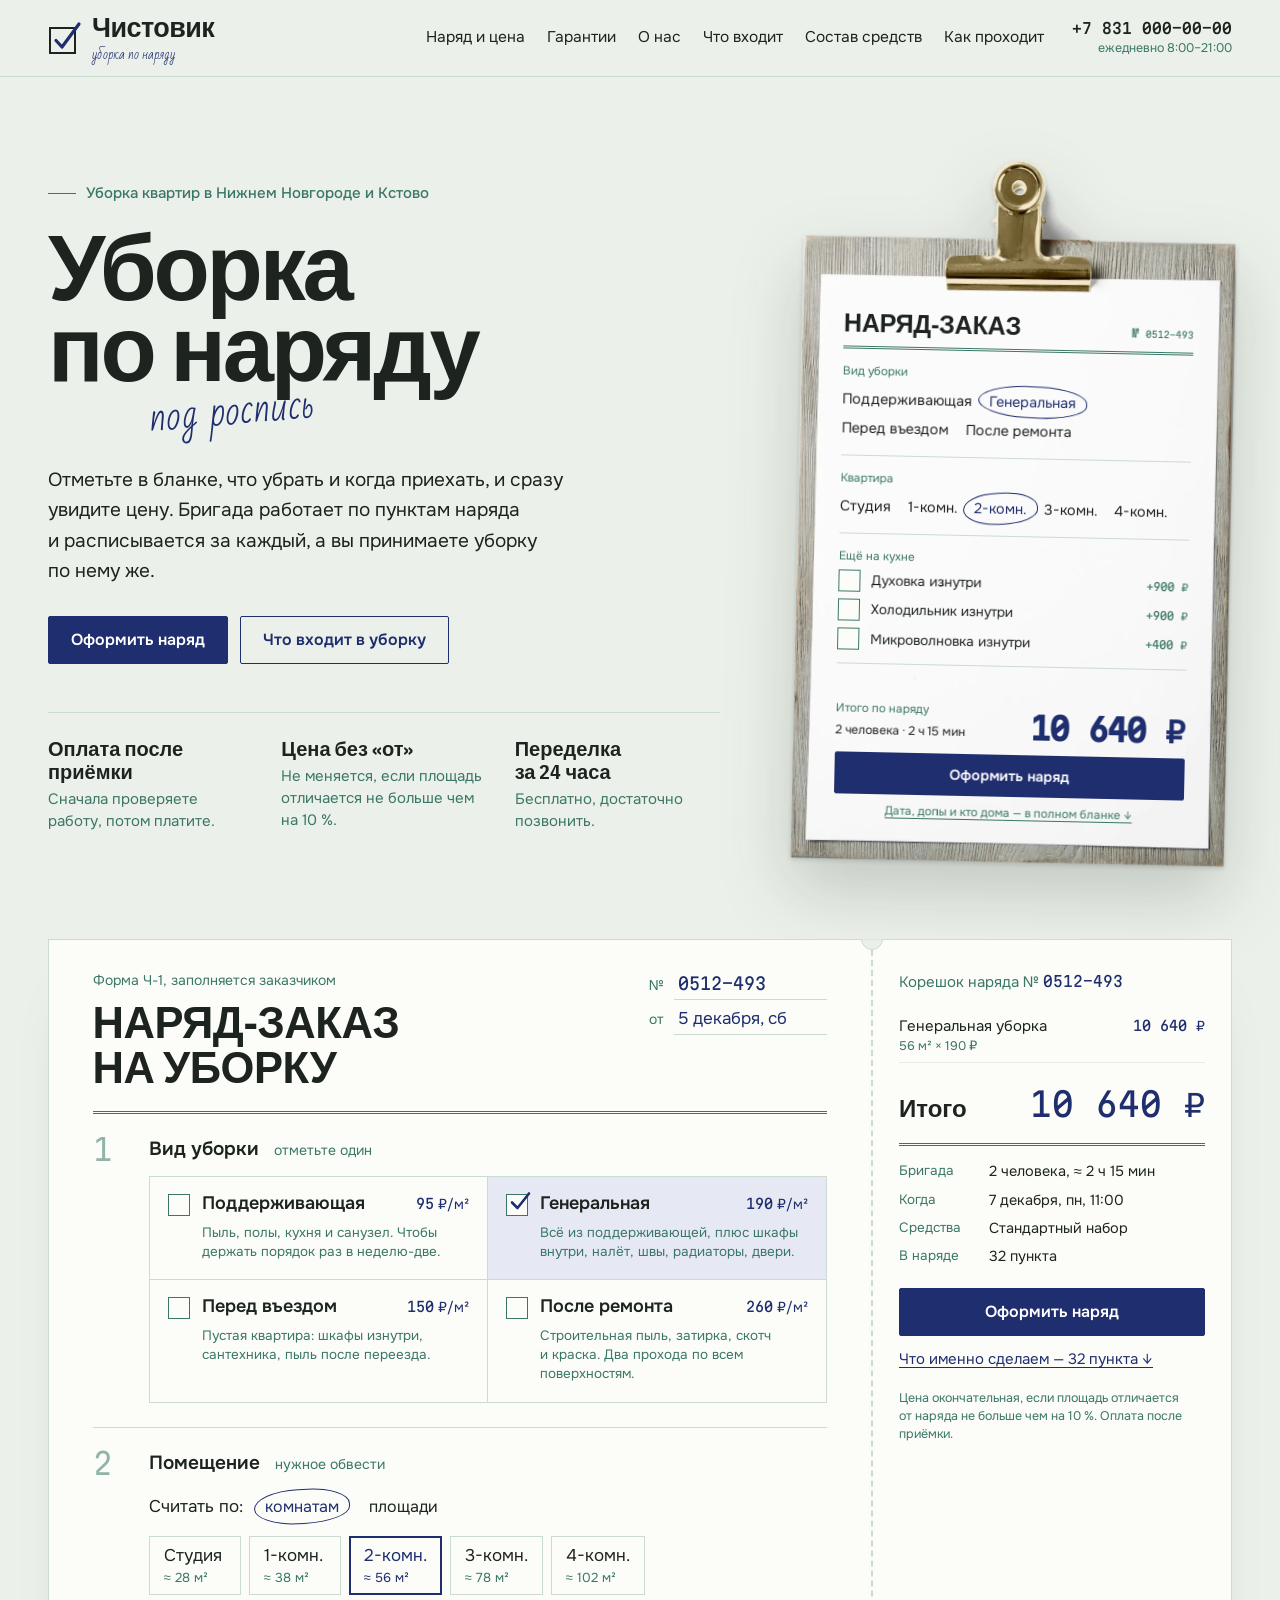
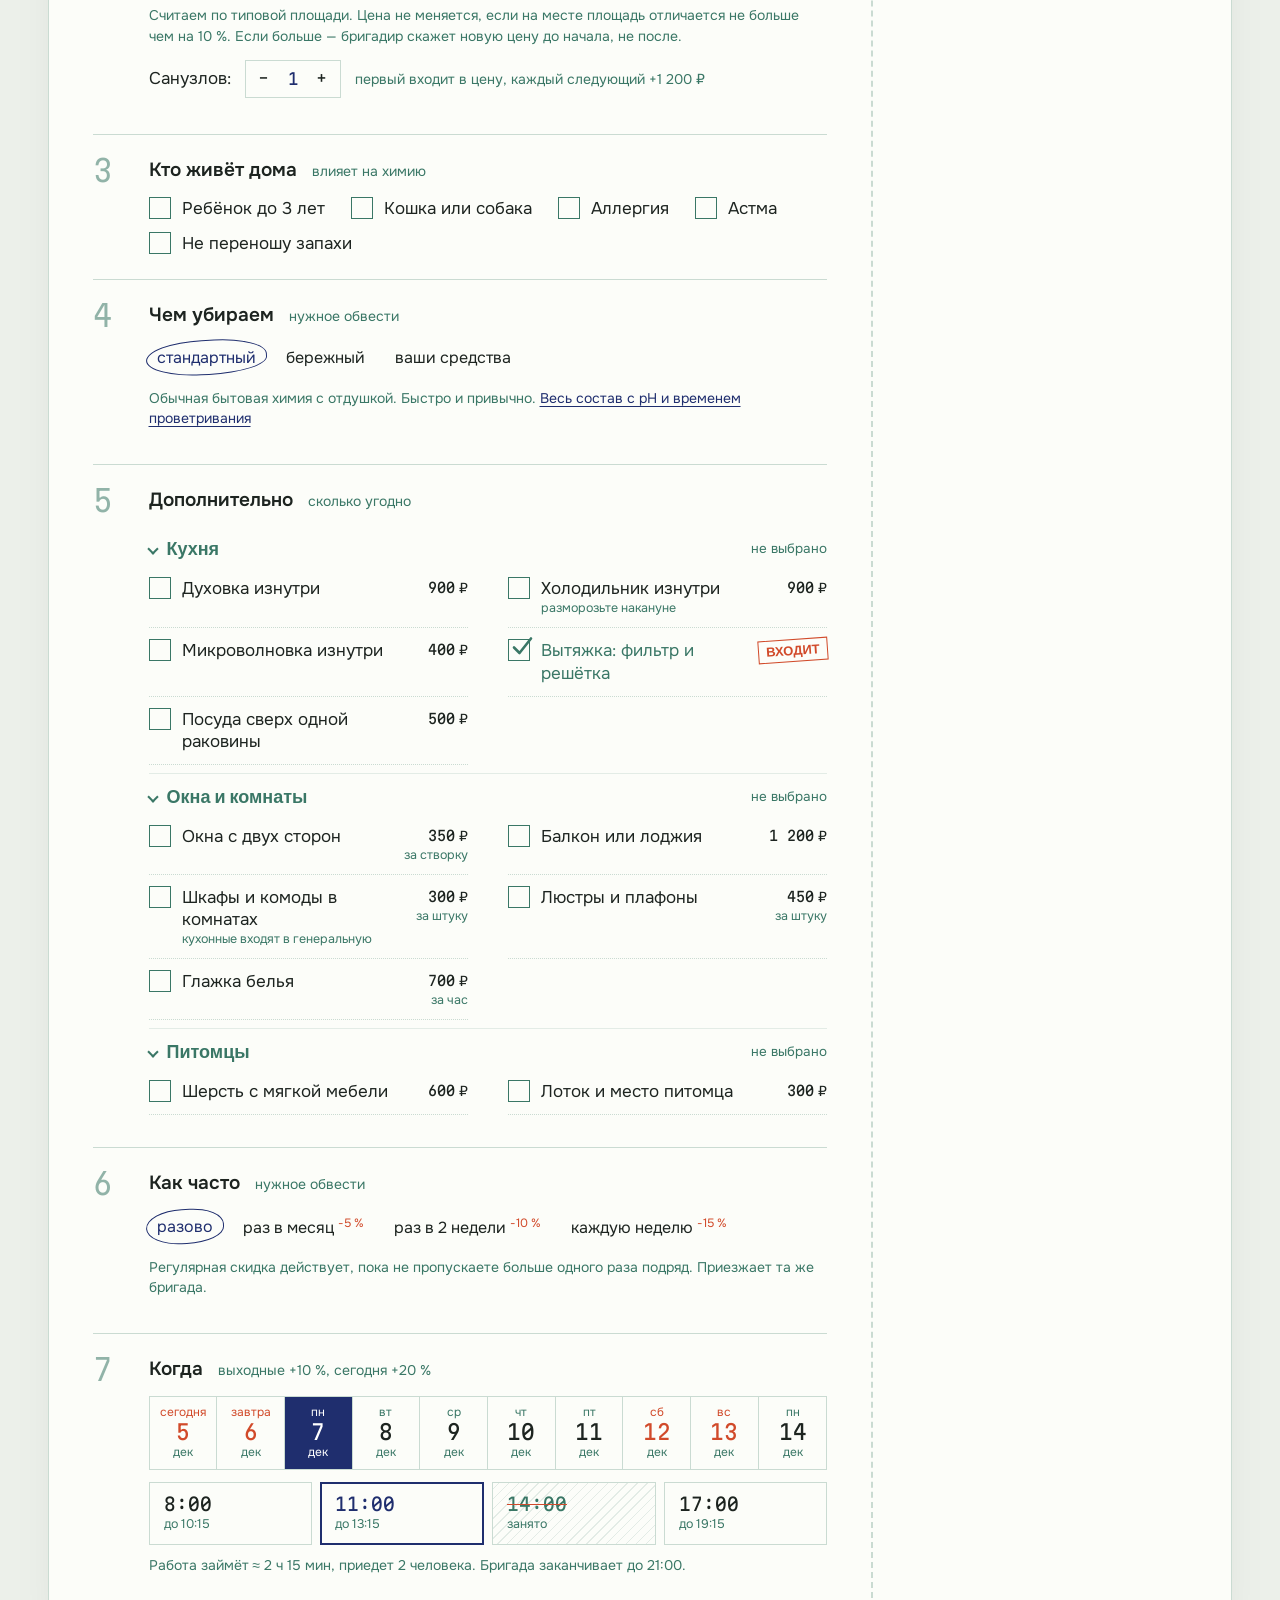
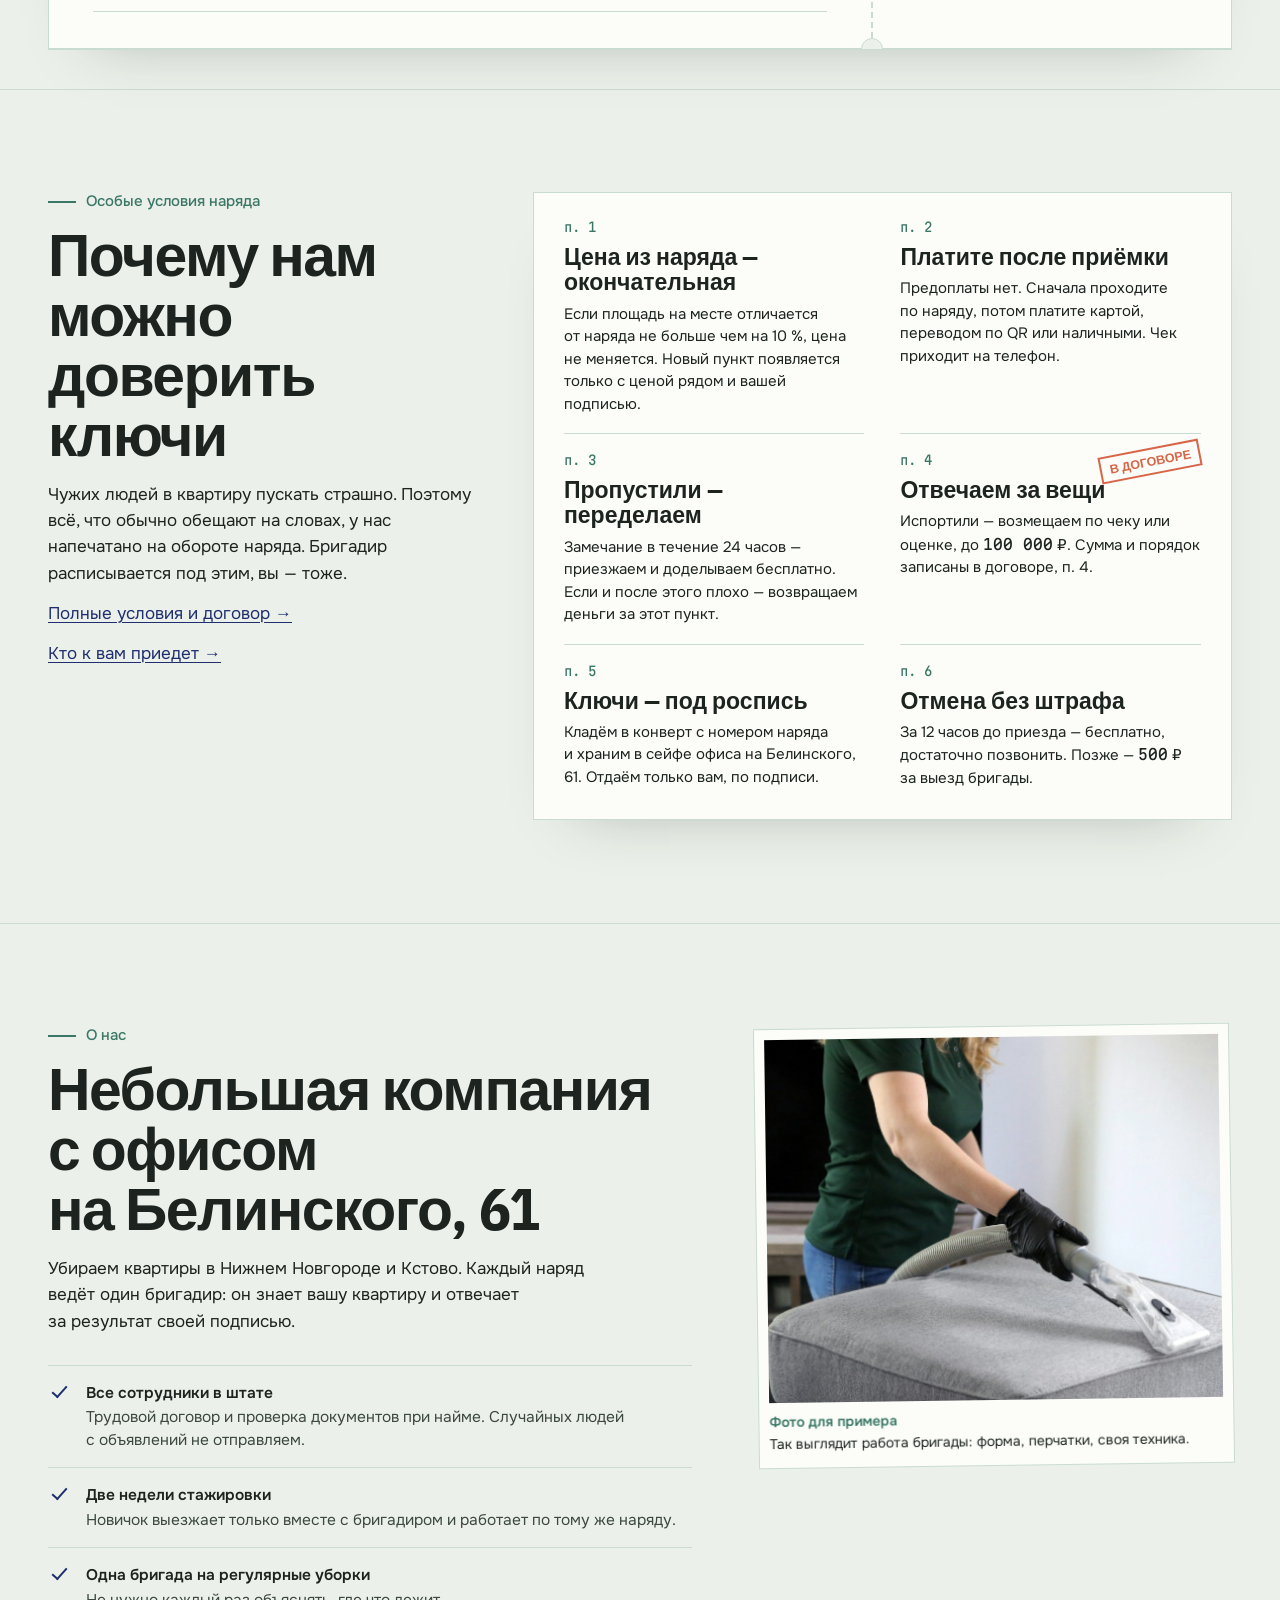
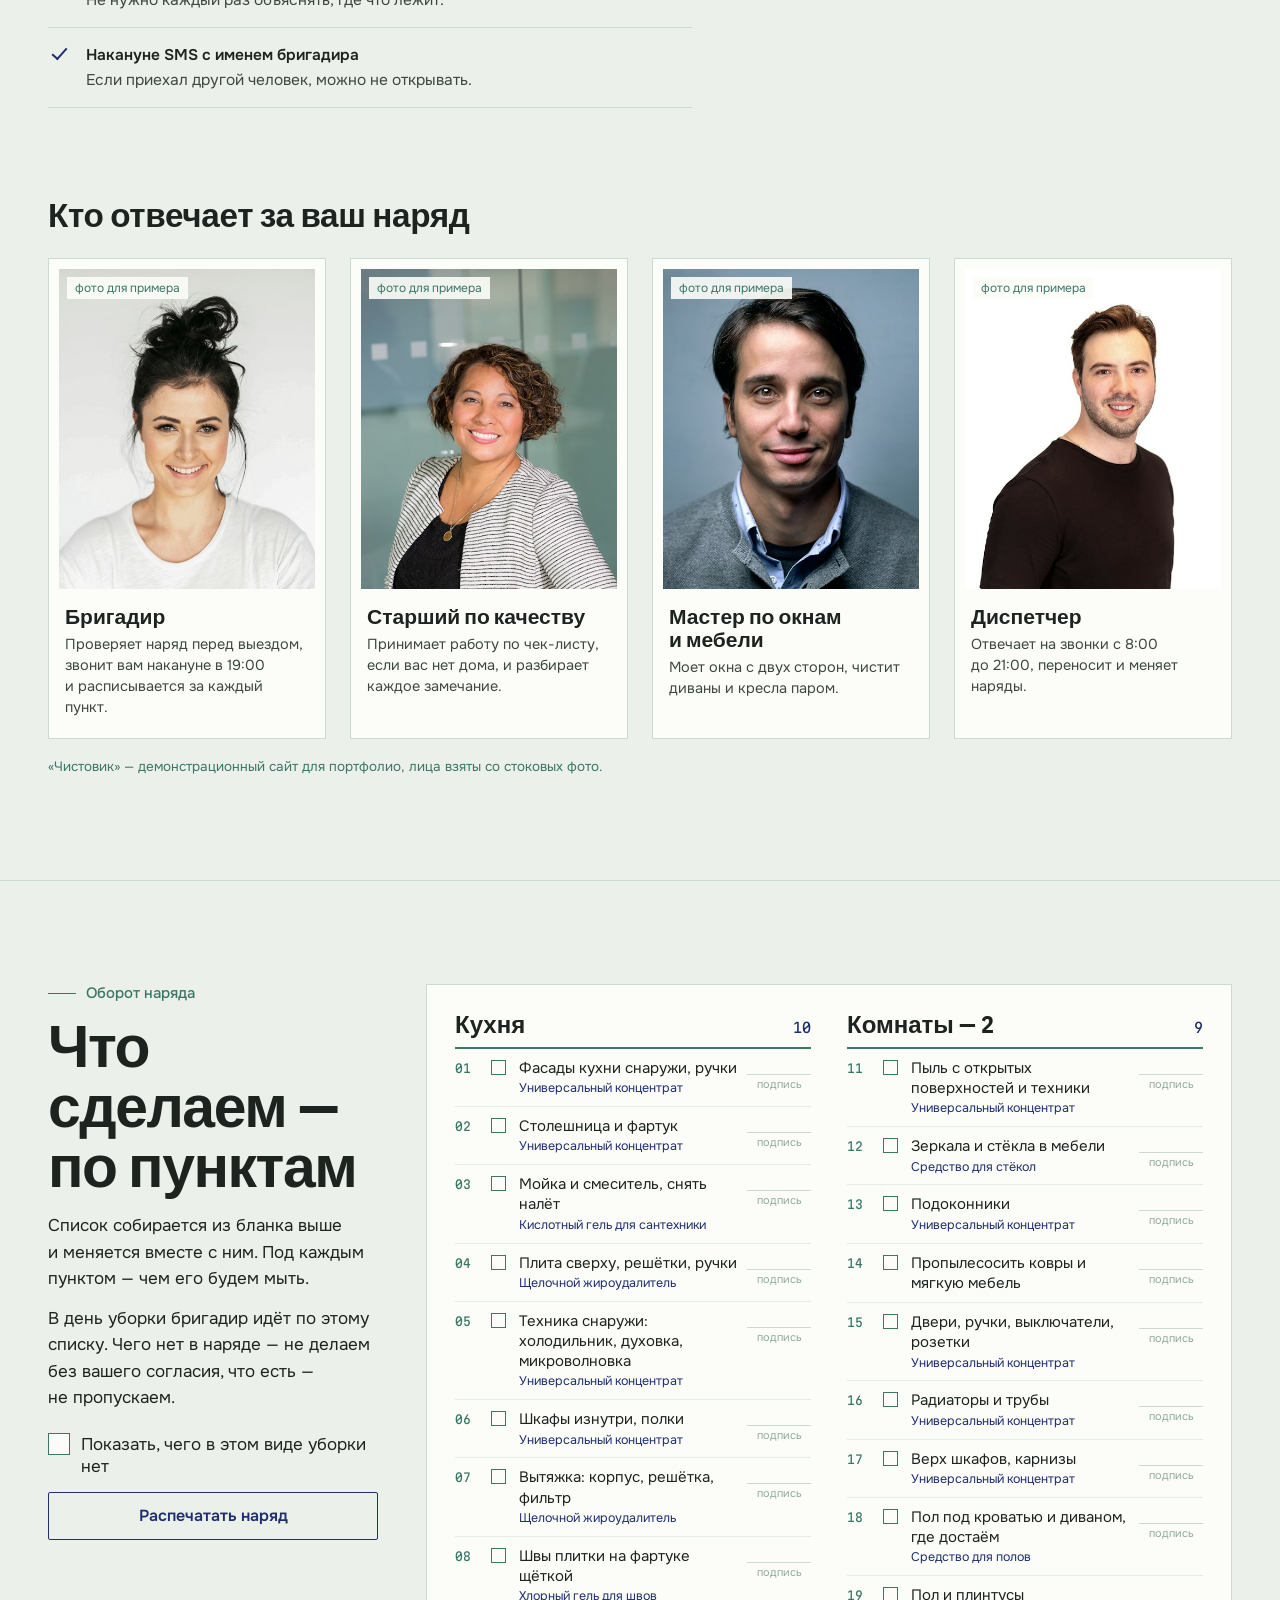
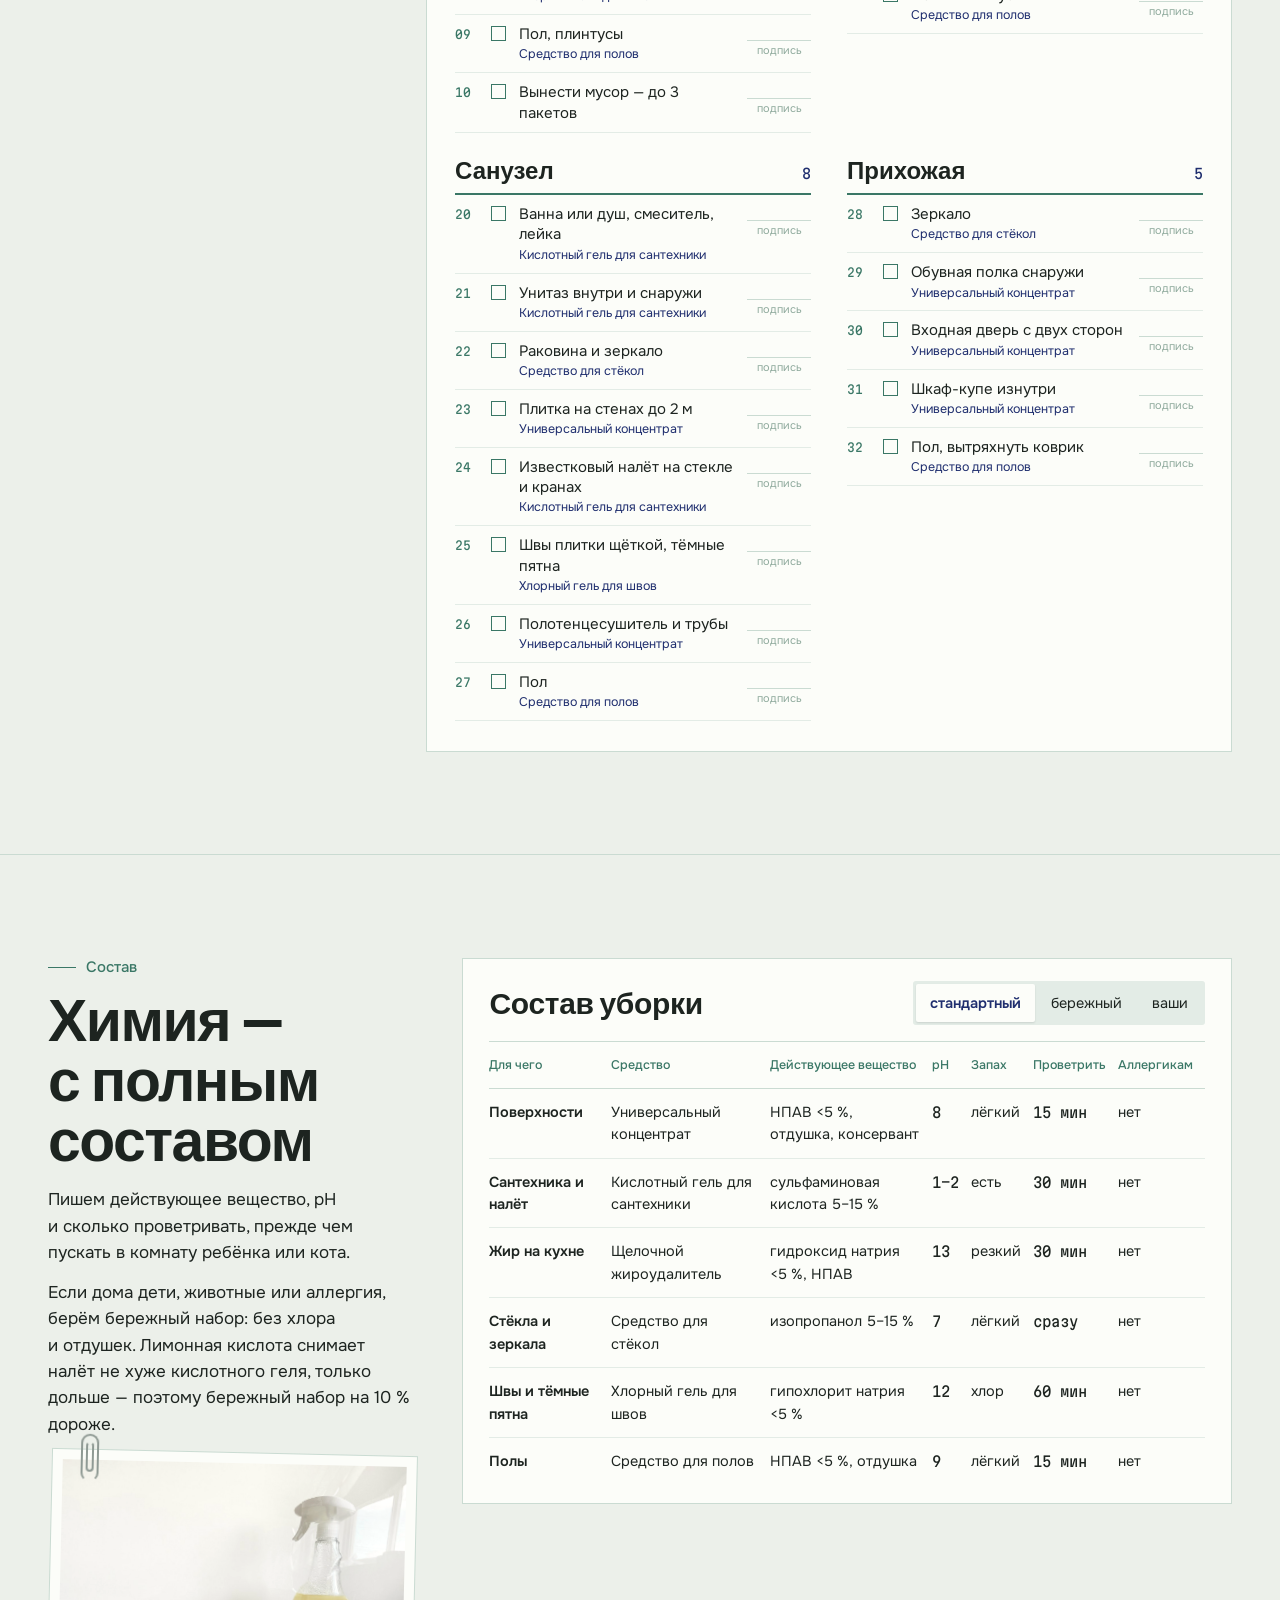
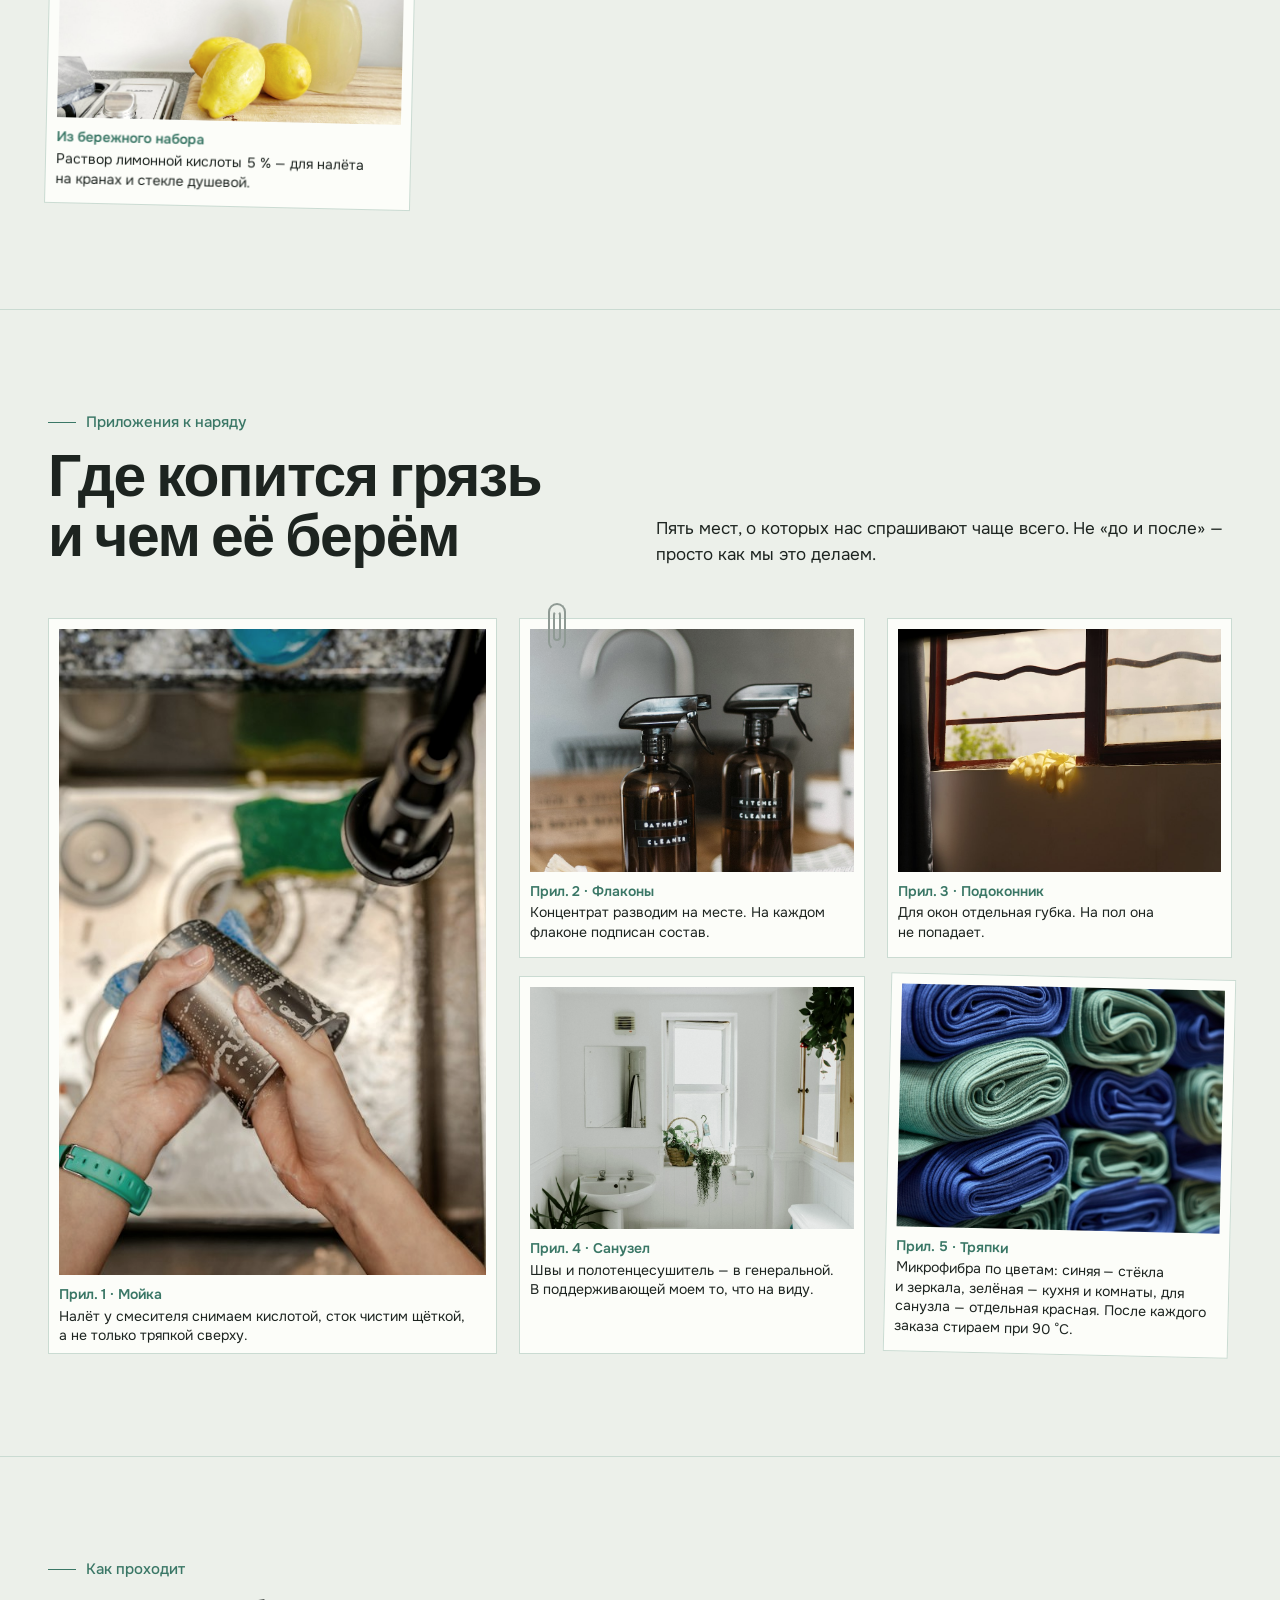
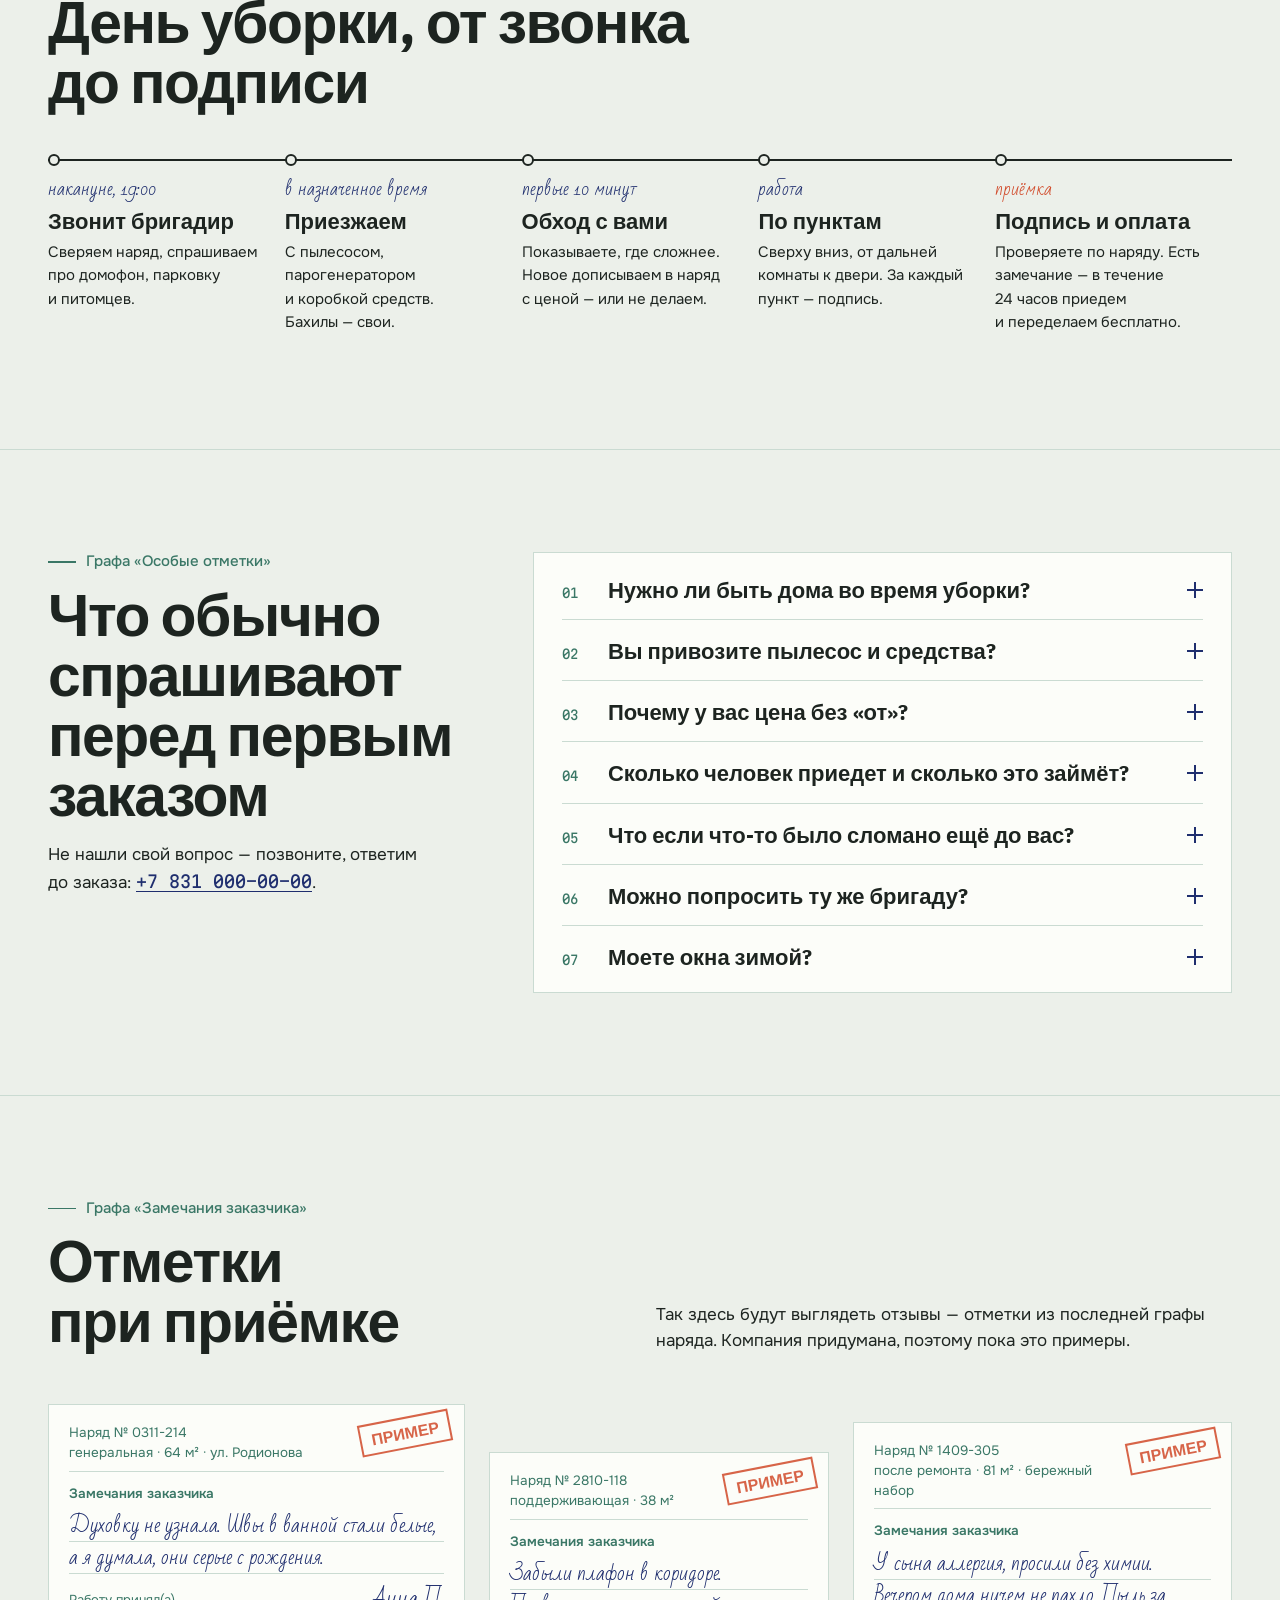
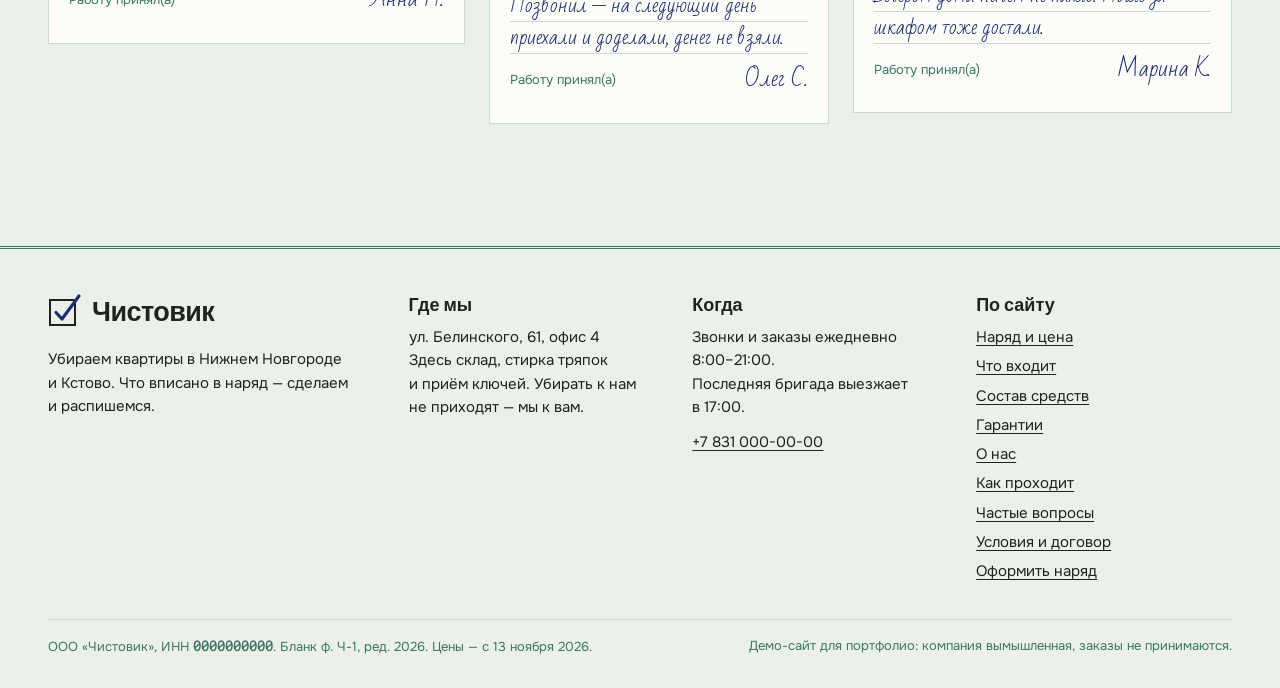
<file: index.html>
<!doctype html>
<html lang="ru">
<head>
<meta charset="utf-8">
<meta name="viewport" content="width=device-width, initial-scale=1">
<title>Чистовик&nbsp;— уборка по наряду, Нижний Новгород</title>
<meta name="description" content="Уборка квартир в Нижнем Новгороде по наряду: отмечаете, что убрать, сразу видите цену и полный состав средств. Бережный набор для детей, животных и аллергиков.">
<meta name="theme-color" content="#ECF0EA">
<meta property="og:type" content="website">
<meta property="og:locale" content="ru_RU">
<meta property="og:title" content="Чистовик — уборка по наряду">
<meta property="og:description" content="Отмечаете, что убрать, и сразу видите цену и состав средств. Демо-сайт клининга для портфолио.">
<meta property="og:image" content="https://cleaning-ten-sigma.vercel.app/img/og.jpg">
<meta property="og:url" content="https://cleaning-ten-sigma.vercel.app/">
<meta name="twitter:card" content="summary_large_image">
<link rel="icon" href="img/favicon.svg" type="image/svg+xml">
<link rel="apple-touch-icon" href="img/apple-touch-icon.png">
<link rel="preload" href="fonts/ibm-plex-sans-condensed-700-cyrillic-ext.woff2" as="font" type="font/woff2" crossorigin>
<link rel="preload" href="fonts/onest-400-cyrillic.woff2" as="font" type="font/woff2" crossorigin>
<link rel="stylesheet" href="css/fonts.css?v=13">
<link rel="stylesheet" href="css/site.css?v=13">
</head>
<body class="has-bar">
<a class="skip" href="#naryad">К бланку наряда</a>

<header class="top">
  <div class="wrap top__in">
    <a class="logo" href="index.html" aria-label="Чистовик&nbsp;— на главную">
      <svg viewBox="0 0 34 34" width="34" height="34" aria-hidden="true"><rect class="logo-box" x="2" y="7" width="25" height="25" fill="none" stroke="#1D2420" stroke-width="2"/><path class="logo-tick" d="M8 19.5 14 26 31 3" fill="none" stroke="#1F2E6E" stroke-width="3.2" stroke-linecap="round" stroke-linejoin="round"/></svg>
      <span><span class="logo__word">Чистовик</span><span class="logo__sub">уборка по наряду</span></span>
    </a>
    <nav class="nav" aria-label="Разделы">
      <a href="#naryad">Наряд и&nbsp;цена</a>
      <a href="#garantii">Гарантии</a>
      <a href="#o-nas">О&nbsp;нас</a>
      <a href="#oborot">Что входит</a>
      <a href="#sostav">Состав средств</a>
      <a href="#den">Как проходит</a>
      <a class="nav__xs" href="#voprosy">Частые вопросы</a>
      <div class="nav__m">
        <a class="btn btn--pen" href="order.html">Оформить наряд</a>
        <a href="tel:+78310000000" data-demo="Звонок не пройдёт: «Чистовик» придуман для портфолио."><b class="num">+7&nbsp;831&nbsp;000-00-00</b></a>
        <span>ежедневно 8:00–21:00 · ул.&nbsp;Белинского, 61</span>
      </div>
    </nav>
    <a class="top__tel" href="tel:+78310000000" data-demo="Звонок не пройдёт: «Чистовик» придуман для портфолио.">
      <b>+7&nbsp;831&nbsp;000-00-00</b><small>ежедневно 8:00–21:00</small>
    </a>
    <button class="burger" type="button" data-burger aria-expanded="false" aria-label="Меню"><span></span></button>
  </div>
</header>

<main id="main">
  <div class="wrap">
    <section class="intro hero" aria-labelledby="h1">
      <div class="hero__text">
        <p class="kicker">Уборка квартир в&nbsp;Нижнем Новгороде и&nbsp;Кстово</p>
        <h1 id="h1">Уборка по&nbsp;наряду <span class="hand">под&nbsp;роспись</span></h1>
        <p class="hero__lead">Отметьте в&nbsp;бланке, что убрать и&nbsp;когда приехать, и&nbsp;сразу увидите цену. Бригада работает по&nbsp;пунктам наряда и&nbsp;расписывается за&nbsp;каждый, а&nbsp;вы&nbsp;принимаете уборку по&nbsp;нему&nbsp;же.</p>
        <div class="hero__cta"><a class="btn btn--pen" href="order.html">Оформить наряд</a><a class="btn btn--line" href="#oborot">Что входит в&nbsp;уборку</a></div>
        <ul class="hero__facts">
          <li><b>Оплата после приёмки</b>Сначала проверяете работу, потом платите.</li>
          <li><b>Цена без «от»</b>Не&nbsp;меняется, если площадь отличается не&nbsp;больше чем на&nbsp;10&nbsp;%.</li>
          <li><b>Переделка за&nbsp;24&nbsp;часа</b>Бесплатно, достаточно позвонить.</li>
        </ul>
      </div>
      <div class="cb">
        <img class="cb__img" src="img/clipboard.webp" alt="" width="760" height="1238" fetchpriority="high">
        <form class="cb__paper" id="quick" aria-label="Быстрый расчёт цены"></form>
      </div>
    </section>

    <section class="sheet" id="naryad" aria-label="Бланк наряда и расчёт цены">
      <form class="blank" id="blank" novalidate></form>
      <aside class="stub" aria-label="Корешок: расчёт цены" aria-live="polite"><div class="stub__in" id="stub"></div></aside>
    </section>
  </div>

  <section class="sec sec--line trust-sec" id="garantii" aria-labelledby="gar-h">
    <div class="wrap trust">
      <div class="trust__aside">
        <p class="kicker">Особые условия наряда</p>
        <h2 class="h2" id="gar-h">Почему нам можно доверить ключи</h2>
        <p>Чужих людей в&nbsp;квартиру пускать страшно. Поэтому всё, что обычно обещают на&nbsp;словах, у&nbsp;нас напечатано на&nbsp;обороте наряда. Бригадир расписывается под этим, вы&nbsp;— тоже.</p>
        <p><a href="usloviya.html">Полные условия и&nbsp;договор →</a></p>
        <p><a href="#o-nas">Кто к&nbsp;вам приедет →</a></p>
      </div>
      <ol class="terms">
        <li><span class="terms__n">п.&nbsp;1</span><b>Цена из&nbsp;наряда&nbsp;— окончательная</b><p>Если площадь на&nbsp;месте отличается от&nbsp;наряда не&nbsp;больше чем на&nbsp;10&nbsp;%, цена не&nbsp;меняется. Новый пункт появляется только с&nbsp;ценой рядом и&nbsp;вашей подписью.</p></li>
        <li><span class="terms__n">п.&nbsp;2</span><b>Платите после приёмки</b><p>Предоплаты нет. Сначала проходите по&nbsp;наряду, потом платите картой, переводом по&nbsp;QR или наличными. Чек приходит на&nbsp;телефон.</p></li>
        <li><span class="terms__n">п.&nbsp;3</span><b>Пропустили&nbsp;— переделаем</b><p>Замечание в&nbsp;течение 24&nbsp;часов&nbsp;— приезжаем и&nbsp;доделываем бесплатно. Если и&nbsp;после этого плохо&nbsp;— возвращаем деньги за&nbsp;этот пункт.</p></li>
        <li><span class="terms__n">п.&nbsp;4</span><b>Отвечаем за&nbsp;вещи</b><p>Испортили&nbsp;— возмещаем по&nbsp;чеку или оценке, до&nbsp;<span class="num">100&nbsp;000</span>&nbsp;₽. Сумма и&nbsp;порядок записаны в&nbsp;договоре, п.&nbsp;4.</p><span class="stamp stamp--sm">в договоре</span></li>
        <li><span class="terms__n">п.&nbsp;5</span><b>Ключи&nbsp;— под роспись</b><p>Кладём в&nbsp;конверт с&nbsp;номером наряда и&nbsp;храним в&nbsp;сейфе офиса на&nbsp;Белинского, 61. Отдаём только вам, по&nbsp;подписи.</p></li>
        <li><span class="terms__n">п.&nbsp;6</span><b>Отмена без штрафа</b><p>За&nbsp;12&nbsp;часов до&nbsp;приезда&nbsp;— бесплатно, достаточно позвонить. Позже&nbsp;— <span class="num">500</span>&nbsp;₽ за&nbsp;выезд бригады.</p></li>
      </ol>
    </div>
  </section>

  <section class="sec sec--line about-sec" id="o-nas" aria-labelledby="about-h">
    <div class="wrap">
      <div class="about">
        <div class="about__txt">
          <p class="kicker">О&nbsp;нас</p>
          <h2 class="h2" id="about-h">Небольшая компания с&nbsp;офисом на&nbsp;Белинского,&nbsp;61</h2>
          <p>Убираем квартиры в&nbsp;Нижнем Новгороде и&nbsp;Кстово. Каждый наряд ведёт один бригадир: он&nbsp;знает вашу квартиру и&nbsp;отвечает за&nbsp;результат своей подписью.</p>
          <ul class="about__list">
            <li><b>Все сотрудники в&nbsp;штате</b>Трудовой договор и&nbsp;проверка документов при найме. Случайных людей с&nbsp;объявлений не&nbsp;отправляем.</li>
            <li><b>Две недели стажировки</b>Новичок выезжает только вместе с&nbsp;бригадиром и&nbsp;работает по&nbsp;тому&nbsp;же наряду.</li>
            <li><b>Одна бригада на&nbsp;регулярные уборки</b>Не&nbsp;нужно каждый раз объяснять, где что лежит.</li>
            <li><b>Накануне SMS с&nbsp;именем бригадира</b>Если приехал другой человек, можно не&nbsp;открывать.</li>
          </ul>
        </div>
        <figure class="about__ph"><img src="img/photo/rabota.jpg" alt="Сотрудница в зелёной форме и перчатках чистит пылесосом мягкую мебель" width="1100" height="733" loading="lazy"><figcaption><b>Фото для примера</b>Так выглядит работа бригады: форма, перчатки, своя техника.</figcaption></figure>
      </div>
      <div class="team">
        <h3 class="team__h">Кто отвечает за&nbsp;ваш наряд</h3>
        <div class="team__grid">
        <figure class="mate"><img src="img/team/brigadir.jpg" alt="Девушка с собранными волосами в белой футболке улыбается" width="480" height="600" loading="lazy"><i>фото для примера</i><figcaption><b>Бригадир</b><span>Проверяет наряд перед выездом, звонит вам накануне в&nbsp;19:00 и&nbsp;расписывается за&nbsp;каждый пункт.</span></figcaption></figure>
        <figure class="mate"><img src="img/team/kachestvo.jpg" alt="Женщина с короткими кудрявыми волосами в полосатом жакете" width="480" height="600" loading="lazy"><i>фото для примера</i><figcaption><b>Старший по&nbsp;качеству</b><span>Принимает работу по&nbsp;чек-листу, если вас нет дома, и&nbsp;разбирает каждое замечание.</span></figcaption></figure>
        <figure class="mate"><img src="img/team/okna.jpg" alt="Мужчина с тёмными волосами в сером свитере" width="480" height="600" loading="lazy"><i>фото для примера</i><figcaption><b>Мастер по&nbsp;окнам и&nbsp;мебели</b><span>Моет окна с&nbsp;двух сторон, чистит диваны и&nbsp;кресла паром.</span></figcaption></figure>
        <figure class="mate"><img src="img/team/dispetcher.jpg" alt="Мужчина с бородой в чёрной футболке улыбается" width="480" height="600" loading="lazy"><i>фото для примера</i><figcaption><b>Диспетчер</b><span>Отвечает на&nbsp;звонки с&nbsp;8:00 до&nbsp;21:00, переносит и&nbsp;меняет наряды.</span></figcaption></figure>
        </div>
        <p class="team__note">«Чистовик» — демонстрационный сайт для портфолио, лица взяты со&nbsp;стоковых фото.</p>
      </div>
    </div>
  </section>

  <section class="sec sec--line" id="oborot" aria-labelledby="oborot-h">
    <div class="wrap oborot">
      <div class="oborot__aside">
        <p class="kicker">Оборот наряда</p>
        <h2 id="oborot-h">Что сделаем&nbsp;— по&nbsp;пунктам</h2>
        <p>Список собирается из&nbsp;бланка выше и&nbsp;меняется вместе с&nbsp;ним. Под каждым пунктом&nbsp;— чем его будем мыть.</p>
        <p>В&nbsp;день уборки бригадир идёт по&nbsp;этому списку. Чего нет в&nbsp;наряде&nbsp;— не&nbsp;делаем без вашего согласия, что есть&nbsp;— не&nbsp;пропускаем.</p>
        <div class="oborot__tools">
          <label class="cbx"><input type="checkbox" id="showOff"><span class="box"><svg class="tick" viewBox="0 0 24 24" aria-hidden="true"><path d="M4 12.5 9.5 18 21 3.5"/></svg></span><span>Показать, чего в&nbsp;этом виде уборки нет</span></label>
          <button class="btn btn--line" type="button" onclick="window.print()">Распечатать наряд</button>
        </div>
      </div>
      <div class="rooms" id="rooms"></div>
    </div>
  </section>

  <section class="sec sec--line sostav-sec" id="sostav" aria-labelledby="sostav-h">
    <div class="wrap sostav">
      <div>
        <p class="kicker">Состав</p>
        <h2 class="h2" id="sostav-h">Химия&nbsp;— с&nbsp;полным составом</h2>
        <p>Пишем действующее вещество, pH и&nbsp;сколько проветривать, прежде чем пускать в&nbsp;комнату ребёнка или кота.</p>
        <p>Если дома дети, животные или аллергия, берём бережный набор: без хлора и&nbsp;отдушек. Лимонная кислота снимает налёт не&nbsp;хуже кислотного геля, только дольше&nbsp;— поэтому бережный набор на&nbsp;10&nbsp;% дороже.</p>
        <figure class="att att--tilt sostav__photo">
          <span class="clip" aria-hidden="true"></span>
          <img src="img/photo/sostav-limon.jpg" alt="Лимоны и стеклянная бутылка с раствором на кухонной столешнице" loading="lazy" width="1200" height="900">
          <figcaption><b>Из бережного набора</b>Раствор лимонной кислоты 5&nbsp;%&nbsp;— для налёта на&nbsp;кранах и&nbsp;стекле душевой.</figcaption>
        </figure>
      </div>
      <div class="label">
        <div class="label__head">
          <h3>Состав уборки</h3>
          <div class="tabs" id="chemTabs" role="radiogroup" aria-label="Набор средств">
            <label><input type="radio" name="chemTab" value="standard"><span>стандартный</span></label>
            <label><input type="radio" name="chemTab" value="gentle"><span>бережный</span></label>
            <label><input type="radio" name="chemTab" value="own"><span>ваши</span></label>
          </div>
        </div>
        <div id="chem"></div>
      </div>
    </div>
  </section>

  <section class="sec sec--line attach-sec" id="prilozheniya" aria-labelledby="att-h">
    <div class="wrap">
      <div class="attach__head">
        <div><p class="kicker">Приложения к наряду</p><h2 class="h2" id="att-h">Где копится грязь и&nbsp;чем её берём</h2></div>
        <p>Пять мест, о&nbsp;которых нас спрашивают чаще всего. Не&nbsp;«до и&nbsp;после»&nbsp;— просто как мы это делаем.</p>
      </div>
      <div class="attach">
        <figure class="att att--big">
          <img src="img/photo/mojka.jpg" alt="Руки моют стакан над кухонной мойкой, вид сверху" loading="lazy" width="1200" height="800">
          <figcaption><b>Прил. 1 · Мойка</b>Налёт у&nbsp;смесителя снимаем кислотой, сток чистим щёткой, а&nbsp;не&nbsp;только тряпкой сверху.</figcaption>
        </figure>
        <figure class="att">
          <span class="clip" aria-hidden="true"></span>
          <img src="img/photo/flakony.jpg" alt="Две коричневые стеклянные бутылки с распылителем и щётка на деревянном столе" loading="lazy" width="1000" height="1500">
          <figcaption><b>Прил. 2 · Флаконы</b>Концентрат разводим на&nbsp;месте. На&nbsp;каждом флаконе подписан состав.</figcaption>
        </figure>
        <figure class="att">
          <img src="img/photo/podokonnik.jpg" alt="Жёлтая губка на подоконнике у окна" loading="lazy" width="1000" height="667">
          <figcaption><b>Прил. 3 · Подоконник</b>Для окон отдельная губка. На&nbsp;пол она не&nbsp;попадает.</figcaption>
        </figure>
        <figure class="att">
          <img src="img/photo/sanuzel.jpg" alt="Светлый санузел с раковиной на ножке и растениями" loading="lazy" width="1000" height="1499">
          <figcaption><b>Прил. 4 · Санузел</b>Швы и&nbsp;полотенцесушитель&nbsp;— в&nbsp;генеральной. В&nbsp;поддерживающей моем то, что на&nbsp;виду.</figcaption>
        </figure>
        <figure class="att att--tilt">
          <img src="img/photo/tryapki.jpg" alt="Свёрнутые синие и зелёные салфетки из микрофибры" loading="lazy" width="1000" height="667">
          <figcaption><b>Прил. 5 · Тряпки</b>Микрофибра по&nbsp;цветам: синяя&nbsp;— стёкла и&nbsp;зеркала, зелёная&nbsp;— кухня и&nbsp;комнаты, для санузла&nbsp;— отдельная красная. После каждого заказа стираем при&nbsp;90&nbsp;°C.</figcaption>
        </figure>
      </div>
    </div>
  </section>

  <section class="sec sec--line day-sec" id="den" aria-labelledby="den-h">
    <div class="wrap">
      <p class="kicker">Как проходит</p>
      <h2 class="h2" id="den-h" style="max-width:12em;margin-bottom:48px">День уборки, от&nbsp;звонка до&nbsp;подписи</h2>
      <ol class="day-line">
        <li><time>накануне, 19:00</time><b>Звонит бригадир</b><p>Сверяем наряд, спрашиваем про домофон, парковку и&nbsp;питомцев.</p></li>
        <li><time>в назначенное время</time><b>Приезжаем</b><p>С&nbsp;пылесосом, парогенератором и&nbsp;коробкой средств. Бахилы&nbsp;— свои.</p></li>
        <li><time>первые 10 минут</time><b>Обход с&nbsp;вами</b><p>Показываете, где сложнее. Новое дописываем в&nbsp;наряд с&nbsp;ценой&nbsp;— или не&nbsp;делаем.</p></li>
        <li><time>работа</time><b>По&nbsp;пунктам</b><p>Сверху вниз, от&nbsp;дальней комнаты к&nbsp;двери. За&nbsp;каждый пункт&nbsp;— подпись.</p></li>
        <li><time>приёмка</time><b>Подпись и&nbsp;оплата</b><p>Проверяете по&nbsp;наряду. Есть замечание&nbsp;— в&nbsp;течение 24&nbsp;часов приедем и&nbsp;переделаем бесплатно.</p></li>
      </ol>
    </div>
  </section>

  <section class="sec sec--line faq-sec" id="voprosy" aria-labelledby="faq-h">
    <div class="wrap faq">
      <div>
        <p class="kicker">Графа «Особые отметки»</p>
        <h2 class="h2" id="faq-h">Что обычно спрашивают перед первым заказом</h2>
        <p>Не&nbsp;нашли свой вопрос&nbsp;— позвоните, ответим до&nbsp;заказа: <a href="tel:+78310000000" data-demo="Звонок не пройдёт: «Чистовик» придуман для портфолио." class="num">+7&nbsp;831&nbsp;000-00-00</a>.</p>
      </div>
      <div class="qas">
        <details class="qa"><summary><span class="qa__n num">01</span><span class="qa__q">Нужно ли быть дома во&nbsp;время уборки?</span><span class="qa__i" aria-hidden="true"></span></summary><p>Нет. Ключи можно оставить в&nbsp;офисе на&nbsp;Белинского, 61 или у&nbsp;консьержа. Ключи хранятся в&nbsp;конверте с&nbsp;номером наряда, а&nbsp;в&nbsp;конце бригадир присылает фото каждой комнаты.</p></details>
        <details class="qa"><summary><span class="qa__n num">02</span><span class="qa__q">Вы привозите пылесос и&nbsp;средства?</span><span class="qa__i" aria-hidden="true"></span></summary><p>Да: пылесос, парогенератор, стремянку, микрофибру и&nbsp;набор средств. От&nbsp;вас нужны только вода и&nbsp;электричество.</p></details>
        <details class="qa"><summary><span class="qa__n num">03</span><span class="qa__q">Почему у&nbsp;вас цена без «от»?</span><span class="qa__i" aria-hidden="true"></span></summary><p>Цена считается по&nbsp;тому, что вы&nbsp;отметили в&nbsp;бланке. Если площадь на&nbsp;месте отличается не&nbsp;больше чем на&nbsp;10&nbsp;%, она не&nbsp;меняется. Если больше, бригадир скажет об&nbsp;этом до&nbsp;начала работы.</p></details>
        <details class="qa"><summary><span class="qa__n num">04</span><span class="qa__q">Сколько человек приедет и&nbsp;сколько это займёт?</span><span class="qa__i" aria-hidden="true"></span></summary><p>Это видно на&nbsp;корешке наряда: время считается по&nbsp;площади и&nbsp;допам. Генеральная уборка двухкомнатной квартиры&nbsp;— обычно два человека и&nbsp;около четырёх часов.</p></details>
        <details class="qa"><summary><span class="qa__n num">05</span><span class="qa__q">Что если что-то было сломано ещё до&nbsp;вас?</span><span class="qa__i" aria-hidden="true"></span></summary><p>При обходе бригадир отмечает такие места в&nbsp;наряде и&nbsp;показывает вам до&nbsp;начала работы. За&nbsp;то, что испортили мы, отвечаем по&nbsp;договору до&nbsp;100&nbsp;000&nbsp;₽.</p></details>
        <details class="qa"><summary><span class="qa__n num">06</span><span class="qa__q">Можно попросить ту&nbsp;же бригаду?</span><span class="qa__i" aria-hidden="true"></span></summary><p>При регулярной уборке приезжает та&nbsp;же бригада. Для разового заказа напишите имя бригадира в&nbsp;комментарии к&nbsp;наряду.</p></details>
        <details class="qa"><summary><span class="qa__n num">07</span><span class="qa__q">Моете окна зимой?</span><span class="qa__i" aria-hidden="true"></span></summary><p>Да, если на&nbsp;улице не&nbsp;холоднее −5&nbsp;°C. В&nbsp;мороз моем только изнутри и&nbsp;не&nbsp;берём деньги за&nbsp;внешнюю сторону.</p></details>
      </div>
    </div>
  </section>

  <section class="sec sec--line notes-sec" id="otmetki" aria-labelledby="otm-h">
    <div class="wrap">
      <div class="attach__head">
        <div><p class="kicker">Графа «Замечания заказчика»</p><h2 class="h2" id="otm-h">Отметки при&nbsp;приёмке</h2></div>
        <p>Так здесь будут выглядеть отзывы&nbsp;— отметки из&nbsp;последней графы наряда. Компания придумана, поэтому пока это примеры.</p>
      </div>
      <div class="notes">
        <article class="nt">
          <span class="stamp">пример</span>
          <p class="nt__h">Наряд № 0311-214<br>генеральная · 64&nbsp;м² · ул.&nbsp;Родионова</p>
          <p class="nt__l">Замечания заказчика</p>
          <p class="nt__t">Духовку не узнала. Швы в ванной стали белые, а я думала, они серые с рождения.</p>
          <p class="nt__sign"><span>Работу принял(а)</span><span>Анна П.</span></p>
        </article>
        <article class="nt">
          <span class="stamp">пример</span>
          <p class="nt__h">Наряд № 2810-118<br>поддерживающая · 38&nbsp;м²</p>
          <p class="nt__l">Замечания заказчика</p>
          <p class="nt__t">Забыли плафон в коридоре. Позвонил&nbsp;— на следующий день приехали и доделали, денег не взяли.</p>
          <p class="nt__sign"><span>Работу принял(а)</span><span>Олег С.</span></p>
        </article>
        <article class="nt">
          <span class="stamp">пример</span>
          <p class="nt__h">Наряд № 1409-305<br>после ремонта · 81&nbsp;м² · бережный набор</p>
          <p class="nt__l">Замечания заказчика</p>
          <p class="nt__t">У сына аллергия, просили без химии. Вечером дома ничем не пахло. Пыль за шкафом тоже достали.</p>
          <p class="nt__sign"><span>Работу принял(а)</span><span>Марина К.</span></p>
        </article>
      </div>
    </div>
  </section>
</main>

<footer class="foot">
  <div class="wrap">
    <div class="foot__grid">
      <div>
        <a class="logo" href="index.html" aria-label="Чистовик&nbsp;— на главную">
          <svg viewBox="0 0 34 34" width="34" height="34" aria-hidden="true"><rect class="logo-box" x="2" y="7" width="25" height="25" fill="none" stroke="#1D2420" stroke-width="2"/><path class="logo-tick" d="M8 19.5 14 26 31 3" fill="none" stroke="#1F2E6E" stroke-width="3.2" stroke-linecap="round" stroke-linejoin="round"/></svg>
          <span class="logo__word">Чистовик</span>
        </a>
        <p style="margin-top:14px">Убираем квартиры в&nbsp;Нижнем Новгороде и&nbsp;Кстово. Что вписано в&nbsp;наряд&nbsp;— сделаем и&nbsp;распишемся.</p>
      </div>
      <div>
        <h4>Где мы</h4>
        <p>ул.&nbsp;Белинского, 61, офис&nbsp;4<br>Здесь склад, стирка тряпок и&nbsp;приём ключей. Убирать к&nbsp;нам не&nbsp;приходят&nbsp;— мы к&nbsp;вам.</p>
      </div>
      <div>
        <h4>Когда</h4>
        <p>Звонки и&nbsp;заказы ежедневно <span style="white-space:nowrap">8:00–21:00</span>.<br>Последняя бригада выезжает в&nbsp;17:00.</p>
        <p><a href="tel:+78310000000" data-demo="Звонок не пройдёт: «Чистовик» придуман для портфолио.">+7&nbsp;831&nbsp;000-00-00</a></p>
      </div>
      <div>
        <h4>По&nbsp;сайту</h4>
        <ul>
          <li><a href="#naryad">Наряд и&nbsp;цена</a></li>
          <li><a href="#oborot">Что входит</a></li>
          <li><a href="#sostav">Состав средств</a></li>
          <li><a href="#garantii">Гарантии</a></li>
          <li><a href="#o-nas">О&nbsp;нас</a></li>
          <li><a href="#den">Как проходит</a></li>
          <li><a href="#voprosy">Частые вопросы</a></li>
          <li><a href="usloviya.html">Условия и&nbsp;договор</a></li>
          <li><a href="order.html">Оформить наряд</a></li>
        </ul>
      </div>
    </div>
    <div class="foot__fine">
      <span>ООО «Чистовик», ИНН <span class="num">0000000000</span>. Бланк ф.&nbsp;Ч-1, ред.&nbsp;2026. Цены&nbsp;— с&nbsp;13&nbsp;ноября 2026.</span>
      <span>Демо-сайт для портфолио: компания вымышленная, заказы не&nbsp;принимаются.</span>
    </div>
  </div>
</footer>

<div class="mbar" id="mbar" aria-label="Итог наряда"></div>

<script src="js/data.js?v=13"></script>
<script src="js/engine.js?v=13"></script>
<script src="js/blank.js?v=13"></script>
<script src="js/ui.js?v=13"></script>
<script>
  Blank.mountForm(document.getElementById('blank'));
  Blank.mountStub(document.getElementById('stub'));
  Blank.mountBar(document.getElementById('mbar'));
  Blank.mountChecklist(document.getElementById('rooms'), document.getElementById('showOff'));
  Blank.mountChem(document.getElementById('chem'), document.getElementById('chemTabs'));
  /* Планшет на первом экране: тот же наряд, что и в бланке ниже */
  (function () {
    const q = document.getElementById('quick'); if (!q) return;
    const D = CH_DATA, EX = ['oven', 'fridge', 'micro'];
    q.innerHTML = `<div class="q__head"><b>Наряд‑заказ</b><span class="num">№ <span data-qnum></span></span></div>
      <fieldset class="q__f"><legend>Вид уборки</legend><div class="q__opts">${D.TYPES.map(t => `<label class="circ"><input type="radio" name="qtype" value="${t.id}"><span>${t.name}</span></label>`).join('')}</div></fieldset>
      <fieldset class="q__f"><legend>Квартира</legend><div class="q__opts">${D.PRESETS.map(p => `<label class="circ"><input type="radio" name="qpreset" value="${p.id}"><span>${p.name}</span></label>`).join('')}</div></fieldset>
      <fieldset class="q__f"><legend>Ещё на кухне</legend><div class="q__x">${EX.map(id => { const x = D.EXTRAS.find(e => e.id === id); return `<label class="cbx"><input type="checkbox" name="qx" value="${id}"><span class="box">${Blank.TICK}</span><span>${x.name}</span><span class="q__p num">+${CH.fmt(x.price)}</span></label>`; }).join('')}</div></fieldset>
      <div class="q__tot"><div><span class="q__k">Итого по наряду</span><small data-qwork></small></div><strong class="pen num" data-qtotal></strong></div>
      <a class="btn btn--pen q__go" href="order.html">Оформить наряд</a>
      <a class="q__more" href="#naryad">Дата, допы и&nbsp;кто дома&nbsp;— в&nbsp;полном бланке ↓</a>`;
    q.addEventListener('submit', e => e.preventDefault());
    q.addEventListener('change', e => {
      const t = e.target, s = Blank.state;
      if (t.name === 'qtype') Blank.set({ type: t.value });
      if (t.name === 'qpreset') { const p = D.PRESETS.find(x => x.id === t.value); Blank.set({ mode: 'rooms', preset: p.id, area: p.area, rooms: p.rooms }); }
      if (t.name === 'qx') { const ex = Object.assign({}, s.extras); if (t.checked) ex[t.value] = 1; else delete ex[t.value]; Blank.set({ extras: ex }); }
    });
    Blank.on(s => {
      q.querySelectorAll('[name=qtype]').forEach(i => { i.checked = i.value === s.type; });
      q.querySelectorAll('[name=qpreset]').forEach(i => { i.checked = s.mode === 'rooms' && i.value === s.preset; });
      q.querySelectorAll('[name=qx]').forEach(i => { i.checked = !!s.extras[i.value]; });
      const r = CH.calc(s);
      q.querySelector('[data-qtotal]').textContent = CH.fmt(r.total);
      q.querySelector('[data-qwork]').textContent = r.work.people + ' ' + D.plural(r.work.people, 'человек', 'человека', 'человек') + ' · ' + CH.hoursText(r.work.hours);
      q.querySelector('[data-qnum]').textContent = s.number;
    });
  })();
</script>
</body>
</html>
</file>
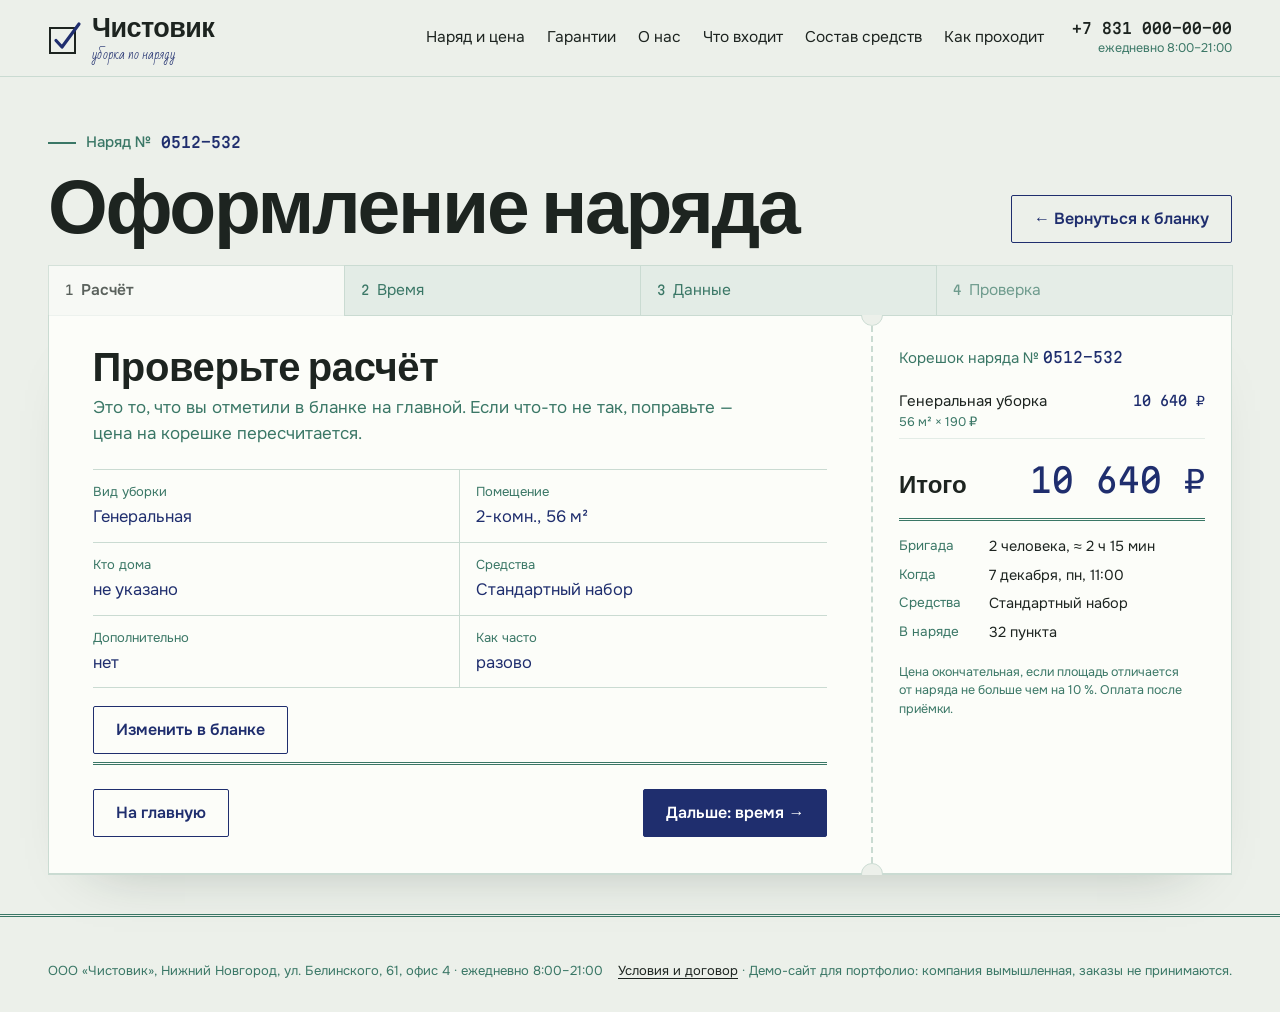
<file: order.html>
<!doctype html>
<html lang="ru">
<head>
<meta charset="utf-8">
<meta name="viewport" content="width=device-width, initial-scale=1">
<title>Оформить наряд — Чистовик</title>
<meta name="description" content="Оформление уборки в четыре шага: расчёт, время, данные, подтверждение.">
<meta name="theme-color" content="#ECF0EA">
<meta property="og:type" content="website">
<meta property="og:locale" content="ru_RU">
<meta property="og:title" content="Оформить наряд — Чистовик">
<meta property="og:description" content="Оформление уборки в четыре шага. Демо-сайт клининга для портфолио.">
<meta property="og:image" content="https://cleaning-ten-sigma.vercel.app/img/og.jpg">
<meta property="og:url" content="https://cleaning-ten-sigma.vercel.app/order.html">
<meta name="twitter:card" content="summary_large_image">
<link rel="icon" href="img/favicon.svg" type="image/svg+xml">
<link rel="apple-touch-icon" href="img/apple-touch-icon.png">
<link rel="preload" href="fonts/ibm-plex-sans-condensed-700-cyrillic-ext.woff2" as="font" type="font/woff2" crossorigin>
<link rel="preload" href="fonts/onest-400-cyrillic.woff2" as="font" type="font/woff2" crossorigin>
<link rel="stylesheet" href="css/fonts.css?v=13">
<link rel="stylesheet" href="css/site.css?v=13">
</head>
<body>
<a class="skip" href="#steps">К шагам заказа</a>

<header class="top">
  <div class="wrap top__in">
    <a class="logo" href="index.html" aria-label="Чистовик — на главную">
      <svg viewBox="0 0 34 34" width="34" height="34" aria-hidden="true"><rect class="logo-box" x="2" y="7" width="25" height="25" fill="none" stroke="#1D2420" stroke-width="2"/><path class="logo-tick" d="M8 19.5 14 26 31 3" fill="none" stroke="#1F2E6E" stroke-width="3.2" stroke-linecap="round" stroke-linejoin="round"/></svg>
      <span><span class="logo__word">Чистовик</span><span class="logo__sub">уборка по наряду</span></span>
    </a>
    <nav class="nav" aria-label="Разделы">
      <a href="index.html#naryad">Наряд и&nbsp;цена</a>
      <a href="index.html#garantii">Гарантии</a>
      <a href="index.html#o-nas">О&nbsp;нас</a>
      <a href="index.html#oborot">Что входит</a>
      <a href="index.html#sostav">Состав средств</a>
      <a href="index.html#den">Как проходит</a>
      <a class="nav__xs" href="index.html#voprosy">Частые вопросы</a>
      <div class="nav__m">
        <a class="btn btn--pen" href="order.html">Оформить наряд</a>
        <a href="tel:+78310000000" data-demo="Звонок не пройдёт: «Чистовик» придуман для портфолио."><b class="num">+7&nbsp;831&nbsp;000-00-00</b></a>
        <span>ежедневно 8:00–21:00 · ул.&nbsp;Белинского, 61</span>
      </div>
    </nav>
    <a class="top__tel" href="tel:+78310000000" data-demo="Звонок не пройдёт: «Чистовик» придуман для портфолио.">
      <b>+7&nbsp;831&nbsp;000-00-00</b><small>ежедневно 8:00–21:00</small>
    </a>
    <button class="burger" type="button" data-burger aria-expanded="false" aria-label="Меню"><span></span></button>
  </div>
</header>

<main class="wrap order" id="main">
  <div class="order-head">
    <div>
      <p class="kicker">Наряд № <span class="pen num" id="finalNum"></span></p>
      <h1>Оформление наряда</h1>
    </div>
    <a class="btn btn--line" href="index.html#naryad">← Вернуться к бланку</a>
  </div>

  <ol class="steps" id="steps" aria-label="Шаги заказа"></ol>

  <div class="sheet">
    <div>
      <section class="pane" data-step="1" aria-labelledby="h-1">
        <h2 class="pane__h" id="h-1">Проверьте расчёт</h2>
        <p class="pane__lead">Это то, что вы&nbsp;отметили в&nbsp;бланке на&nbsp;главной. Если что-то не&nbsp;так, поправьте&nbsp;— цена на&nbsp;корешке пересчитается.</p>
        <div id="sum1"></div>
        <p style="margin:18px 0 0"><button class="btn btn--line" type="button" id="editBlank" aria-expanded="false" aria-controls="blank">Изменить в бланке</button></p>
        <form class="blank" id="blank" data-no-when novalidate hidden></form>
        <div class="pane__nav">
          <a class="btn btn--line" href="index.html">На&nbsp;главную</a>
          <button class="btn btn--pen" type="button" data-next>Дальше: время →</button>
        </div>
      </section>

      <section class="pane" data-step="2" aria-labelledby="h-2" hidden>
        <h2 class="pane__h" id="h-2">Когда приехать</h2>
        <p class="pane__lead">Две недели вперёд. В&nbsp;каждой клетке — сколько свободных окон осталось. Окно, после которого не&nbsp;успеем закончить до&nbsp;21:00, не&nbsp;предлагаем.</p>
        <table class="cal" id="cal"></table>
        <h3 class="small" id="slotsHead" style="font:600 17px var(--f-body);color:var(--ink);margin:0 0 10px"></h3>
        <ul class="slotlist" id="slotlist" role="radiogroup" aria-labelledby="slotsHead"></ul>
        <p class="err" id="timeErr" role="alert"></p>
        <div class="pane__nav">
          <button class="btn btn--line" type="button" data-prev>← Расчёт</button>
          <button class="btn btn--pen" type="button" data-next>Дальше: данные →</button>
        </div>
      </section>

      <section class="pane" data-step="3" aria-labelledby="h-3" hidden>
        <h2 class="pane__h" id="h-3">Куда ехать и&nbsp;кому звонить</h2>
        <p class="pane__lead">Накануне в&nbsp;19:00 бригадир позвонит и&nbsp;сверит наряд. Обязательные графы отмечены звёздочкой.</p>
        <form class="fields" id="client" novalidate autocomplete="on">
          <label class="fld fld--3"><span>Как к&nbsp;вам обращаться <i>*</i></span>
            <input name="name" autocomplete="given-name" placeholder="например, Марина" aria-describedby="err-name"><span class="err" id="err-name"></span></label>
          <label class="fld fld--3"><span>Телефон <i>*</i></span>
            <input name="phone" type="tel" inputmode="tel" autocomplete="tel" placeholder="+7 (___) ___-__-__" aria-describedby="err-phone"><span class="err" id="err-phone"></span></label>
          <div class="fld-row"><span>Город</span>
            <label class="circ"><input type="radio" name="city" value="nn" checked><span>Нижний Новгород</span></label>
            <label class="circ"><input type="radio" name="city" value="kstovo"><span>Кстово</span></label>
          </div>
          <div class="fld-row"><span>Жильё</span>
            <label class="circ"><input type="radio" name="home" value="flat" checked><span>квартира</span></label>
            <label class="circ"><input type="radio" name="home" value="house"><span>частный дом</span></label>
          </div>
          <label class="fld"><span>Улица и&nbsp;дом <i>*</i></span>
            <input name="street" autocomplete="street-address" placeholder="например, ул. Ванеева, 34" aria-describedby="err-street"><span class="err" id="err-street"></span></label>
          <label class="fld fld--1" data-flat><span>Квартира</span><input name="flat" inputmode="numeric" placeholder="27"></label>
          <label class="fld fld--1" data-flat><span>Подъезд</span><input name="entrance" inputmode="numeric" placeholder="2"></label>
          <label class="fld fld--1" data-flat><span>Этаж</span><input name="floor" inputmode="numeric" placeholder="5"></label>
          <label class="fld fld--3" data-flat><span>Код домофона</span><input name="intercom" placeholder="27к"></label>
          <div class="fld-row"><span>Как попадём в&nbsp;<span data-where>квартиру</span></span>
            <label class="circ"><input type="radio" name="keys" value="home" checked><span>встречу дома</span></label>
            <label class="circ"><input type="radio" name="keys" value="office"><span>оставлю ключи в&nbsp;офисе</span></label>
            <label class="circ" data-flat><input type="radio" name="keys" value="concierge"><span>ключи у&nbsp;консьержа</span></label>
          </div>
          <label class="fld"><span>Комментарий для бригады</span><textarea name="comment" rows="3" placeholder="Где парковаться, что не трогать, где лежит пылесос"></textarea></label>
          <p class="fld-note">Сайт пробный: данные остаются только в&nbsp;вашем браузере и&nbsp;никуда не&nbsp;отправляются.</p>
        </form>
        <div class="pane__nav">
          <button class="btn btn--line" type="button" data-prev>← Время</button>
          <button class="btn btn--pen" type="button" data-next>Дальше: проверить наряд →</button>
        </div>
      </section>

      <section class="pane" data-step="4" aria-labelledby="h-4" hidden>
        <h2 class="pane__h" id="h-4">Проверьте наряд</h2>
        <p class="pane__lead">Так он будет выглядеть у&nbsp;бригадира. Если всё верно — подтверждайте.</p>
        <div class="final" id="final"></div>
        <div class="pane__nav">
          <button class="btn btn--line" type="button" data-prev>← Данные</button>
          <span style="display:flex;gap:10px;flex-wrap:wrap">
            <button class="btn btn--line" type="button" data-print>Распечатать</button>
            <button class="btn btn--pen" type="button" data-confirm>Подтвердить заказ</button>
          </span>
        </div>
      </section>

      <section class="pane done" id="done" aria-live="polite" hidden></section>
    </div>
    <aside class="stub" aria-label="Корешок: расчёт цены" aria-live="polite"><div class="stub__in" id="stub"></div></aside>
  </div>
</main>

<footer class="foot">
  <div class="wrap">
    <div class="foot__fine" style="margin-top:0;border-top:0;padding-top:0">
      <span>ООО «Чистовик», Нижний Новгород, ул.&nbsp;Белинского, 61, офис&nbsp;4 · ежедневно <span style="white-space:nowrap">8:00–21:00</span></span>
      <span><a href="usloviya.html">Условия и&nbsp;договор</a> · Демо-сайт для портфолио: компания вымышленная, заказы не&nbsp;принимаются.</span>
    </div>
  </div>
</footer>

<script src="js/data.js?v=13"></script>
<script src="js/engine.js?v=13"></script>
<script src="js/blank.js?v=13"></script>
<script src="js/ui.js?v=13"></script>
<script src="js/order.js?v=13"></script>
</body>
</html>
</file>
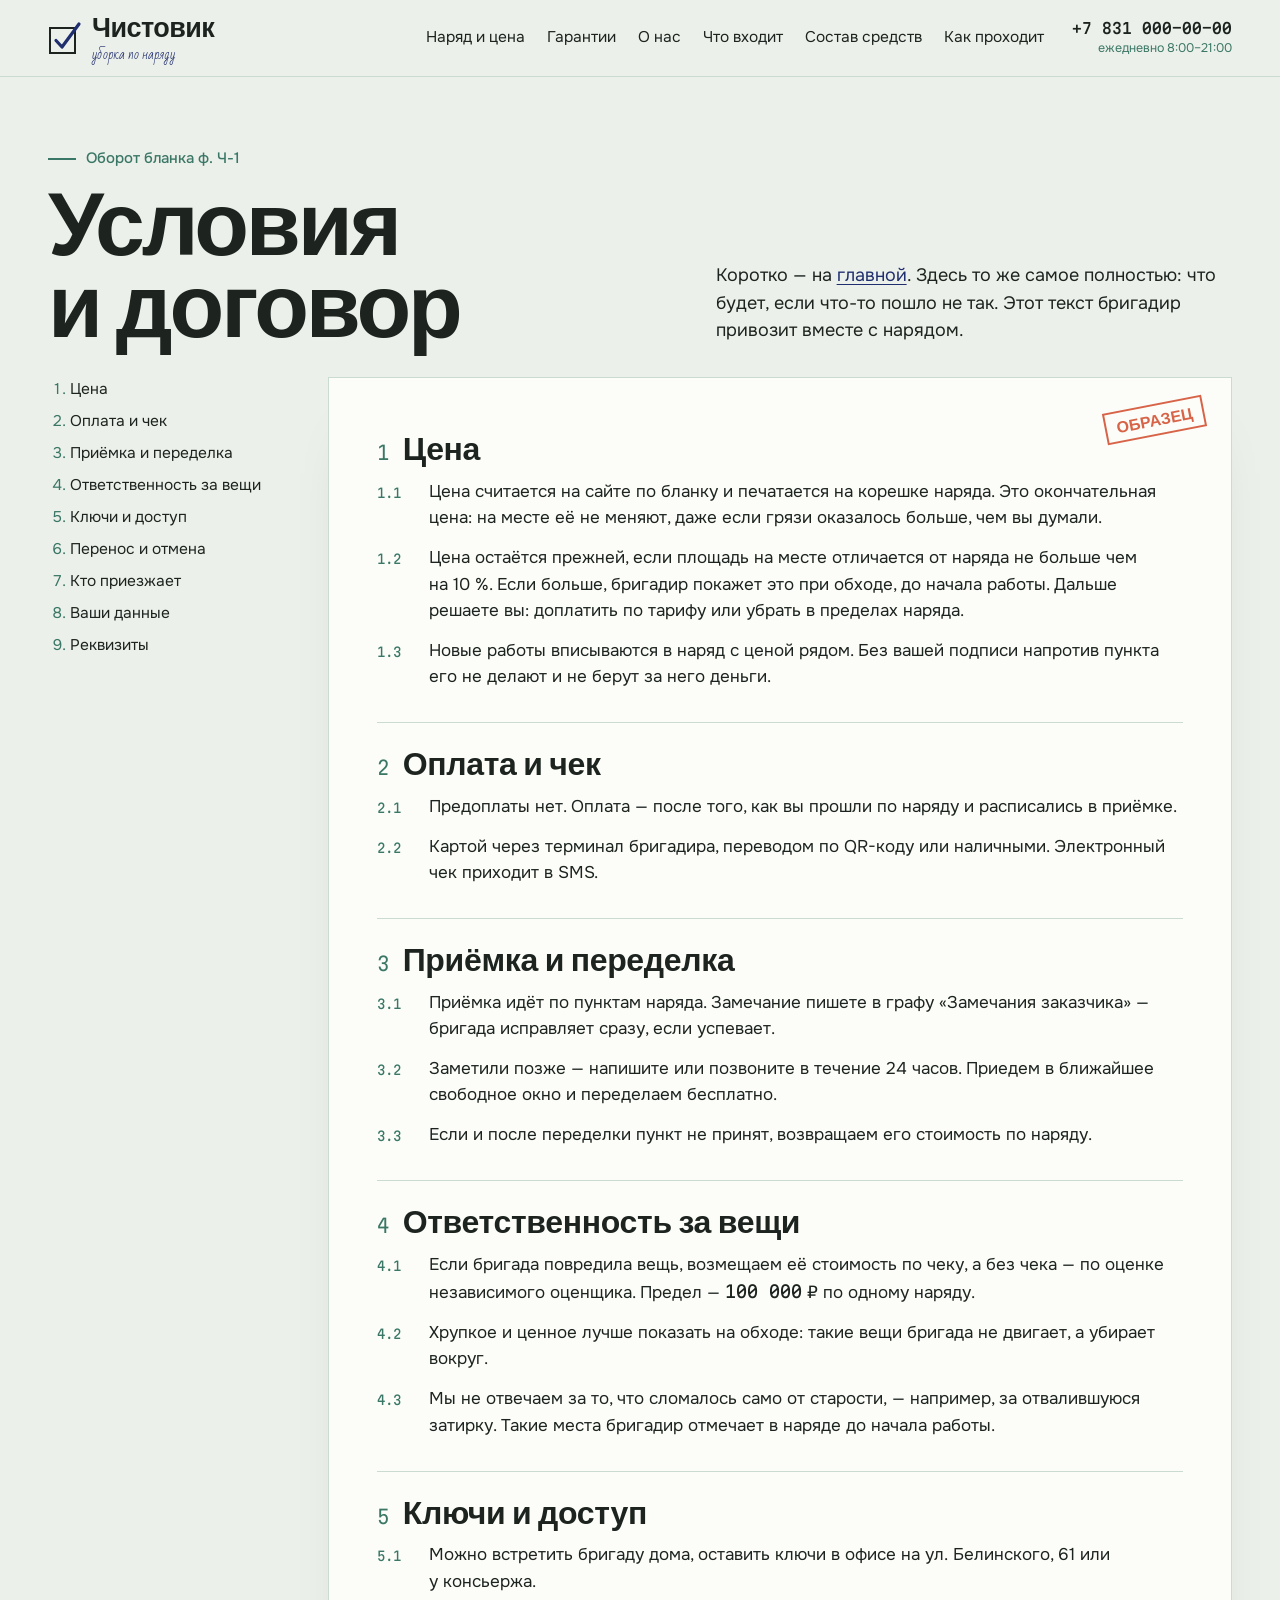
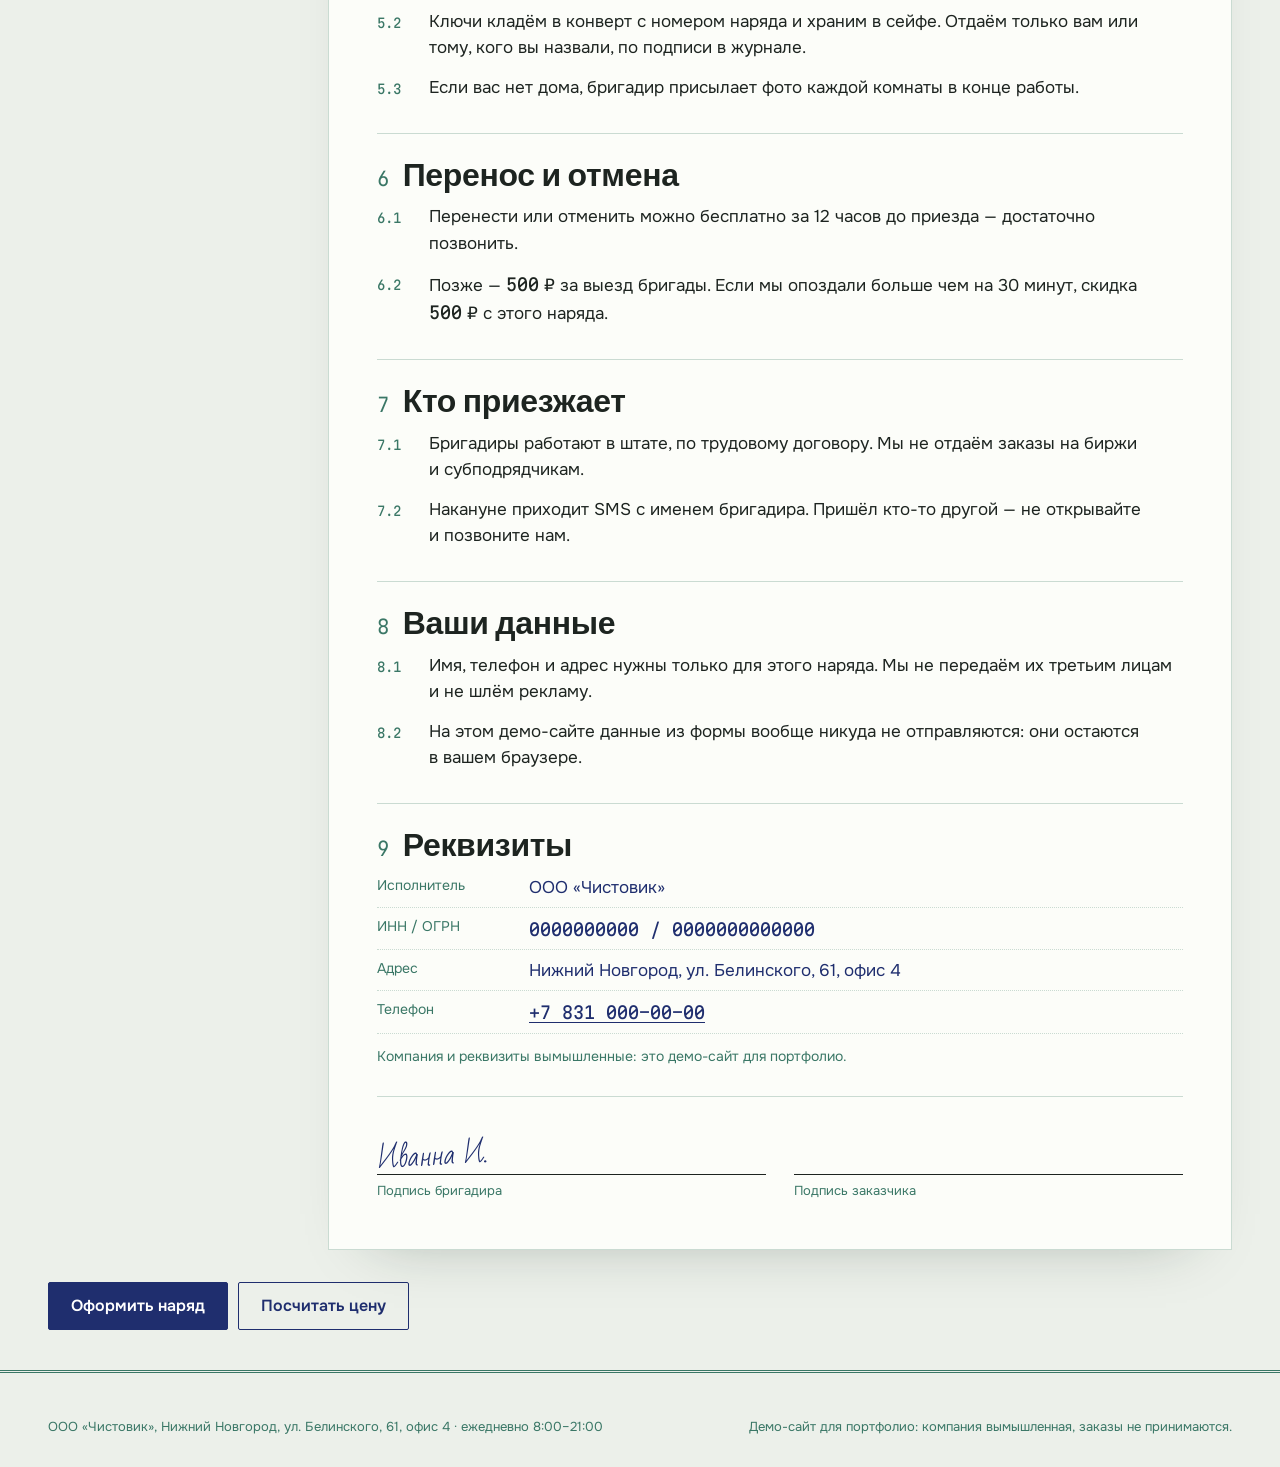
<file: usloviya.html>
<!doctype html>
<html lang="ru">
<head>
<meta charset="utf-8">
<meta name="viewport" content="width=device-width, initial-scale=1">
<title>Условия и договор — Чистовик</title>
<meta name="description" content="Условия уборки «Чистовика»: фиксированная цена из наряда, оплата после приёмки, переделка за 24 часа, ответственность за вещи, ключи под роспись.">
<meta name="theme-color" content="#ECF0EA">
<meta property="og:type" content="website">
<meta property="og:locale" content="ru_RU">
<meta property="og:title" content="Условия и договор — Чистовик">
<meta property="og:description" content="Фиксированная цена, оплата после приёмки, переделка за 24 часа. Демо-сайт для портфолио.">
<meta property="og:image" content="https://cleaning-ten-sigma.vercel.app/img/og.jpg">
<meta property="og:url" content="https://cleaning-ten-sigma.vercel.app/usloviya.html">
<meta name="twitter:card" content="summary_large_image">
<link rel="icon" href="img/favicon.svg" type="image/svg+xml">
<link rel="apple-touch-icon" href="img/apple-touch-icon.png">
<link rel="preload" href="fonts/ibm-plex-sans-condensed-700-cyrillic-ext.woff2" as="font" type="font/woff2" crossorigin>
<link rel="preload" href="fonts/onest-400-cyrillic.woff2" as="font" type="font/woff2" crossorigin>
<link rel="stylesheet" href="css/fonts.css?v=13">
<link rel="stylesheet" href="css/site.css?v=13">
</head>
<body>
<a class="skip" href="#main">К тексту условий</a>

<header class="top">
  <div class="wrap top__in">
    <a class="logo" href="index.html" aria-label="Чистовик — на главную">
      <svg viewBox="0 0 34 34" width="34" height="34" aria-hidden="true"><rect class="logo-box" x="2" y="7" width="25" height="25" fill="none" stroke="#1D2420" stroke-width="2"/><path class="logo-tick" d="M8 19.5 14 26 31 3" fill="none" stroke="#1F2E6E" stroke-width="3.2" stroke-linecap="round" stroke-linejoin="round"/></svg>
      <span><span class="logo__word">Чистовик</span><span class="logo__sub">уборка по наряду</span></span>
    </a>
    <nav class="nav" aria-label="Разделы">
      <a href="index.html#naryad">Наряд и&nbsp;цена</a>
      <a href="index.html#garantii">Гарантии</a>
      <a href="index.html#o-nas">О&nbsp;нас</a>
      <a href="index.html#oborot">Что входит</a>
      <a href="index.html#sostav">Состав средств</a>
      <a href="index.html#den">Как проходит</a>
      <a class="nav__xs" href="index.html#voprosy">Частые вопросы</a>
      <div class="nav__m">
        <a class="btn btn--pen" href="order.html">Оформить наряд</a>
        <a href="tel:+78310000000" data-demo="Звонок не пройдёт: «Чистовик» придуман для портфолио."><b class="num">+7&nbsp;831&nbsp;000-00-00</b></a>
        <span>ежедневно 8:00–21:00 · ул.&nbsp;Белинского, 61</span>
      </div>
    </nav>
    <a class="top__tel" href="tel:+78310000000" data-demo="Звонок не пройдёт: «Чистовик» придуман для портфолио.">
      <b>+7&nbsp;831&nbsp;000-00-00</b><small>ежедневно 8:00–21:00</small>
    </a>
    <button class="burger" type="button" data-burger aria-expanded="false" aria-label="Меню"><span></span></button>
  </div>
</header>

<main class="wrap doc" id="main">
  <div class="doc__head">
    <div>
      <p class="kicker">Оборот бланка ф.&nbsp;Ч-1</p>
      <h1>Условия и&nbsp;договор</h1>
    </div>
    <p>Коротко&nbsp;— на&nbsp;<a href="index.html#garantii">главной</a>. Здесь то&nbsp;же самое полностью: что будет, если что-то пошло не&nbsp;так. Этот текст бригадир привозит вместе с&nbsp;нарядом.</p>
  </div>

  <div class="doc__body">
    <nav class="doc__toc" aria-label="Разделы условий">
      <ol>
        <li><a href="#d1">Цена</a></li>
        <li><a href="#d2">Оплата и&nbsp;чек</a></li>
        <li><a href="#d3">Приёмка и&nbsp;переделка</a></li>
        <li><a href="#d4">Ответственность за&nbsp;вещи</a></li>
        <li><a href="#d5">Ключи и&nbsp;доступ</a></li>
        <li><a href="#d6">Перенос и&nbsp;отмена</a></li>
        <li><a href="#d7">Кто приезжает</a></li>
        <li><a href="#d8">Ваши данные</a></li>
        <li><a href="#d9">Реквизиты</a></li>
      </ol>
    </nav>

    <article class="doc__sheet">
      <span class="stamp">образец</span>
      <section id="d1">
        <h2><span class="num">1</span>Цена</h2>
        <p><span class="num">1.1</span>Цена считается на&nbsp;сайте по&nbsp;бланку и&nbsp;печатается на&nbsp;корешке наряда. Это окончательная цена: на&nbsp;месте её&nbsp;не&nbsp;меняют, даже если грязи оказалось больше, чем вы&nbsp;думали.</p>
        <p><span class="num">1.2</span>Цена остаётся прежней, если площадь на&nbsp;месте отличается от&nbsp;наряда не&nbsp;больше чем на&nbsp;10&nbsp;%. Если больше, бригадир покажет это при обходе, до&nbsp;начала работы. Дальше решаете вы: доплатить по&nbsp;тарифу или убрать в&nbsp;пределах наряда.</p>
        <p><span class="num">1.3</span>Новые работы вписываются в&nbsp;наряд с&nbsp;ценой рядом. Без вашей подписи напротив пункта его не&nbsp;делают и&nbsp;не&nbsp;берут за&nbsp;него деньги.</p>
      </section>
      <section id="d2">
        <h2><span class="num">2</span>Оплата и&nbsp;чек</h2>
        <p><span class="num">2.1</span>Предоплаты нет. Оплата&nbsp;— после того, как вы&nbsp;прошли по&nbsp;наряду и&nbsp;расписались в&nbsp;приёмке.</p>
        <p><span class="num">2.2</span>Картой через терминал бригадира, переводом по&nbsp;QR-коду или наличными. Электронный чек приходит в&nbsp;SMS.</p>
      </section>
      <section id="d3">
        <h2><span class="num">3</span>Приёмка и&nbsp;переделка</h2>
        <p><span class="num">3.1</span>Приёмка идёт по&nbsp;пунктам наряда. Замечание пишете в&nbsp;графу «Замечания заказчика»&nbsp;— бригада исправляет сразу, если успевает.</p>
        <p><span class="num">3.2</span>Заметили позже&nbsp;— напишите или позвоните в&nbsp;течение 24&nbsp;часов. Приедем в&nbsp;ближайшее свободное окно и&nbsp;переделаем бесплатно.</p>
        <p><span class="num">3.3</span>Если и&nbsp;после переделки пункт не&nbsp;принят, возвращаем его стоимость по&nbsp;наряду.</p>
      </section>
      <section id="d4">
        <h2><span class="num">4</span>Ответственность за&nbsp;вещи</h2>
        <p><span class="num">4.1</span>Если бригада повредила вещь, возмещаем её стоимость по&nbsp;чеку, а&nbsp;без чека&nbsp;— по&nbsp;оценке независимого оценщика. Предел&nbsp;— <span class="num">100&nbsp;000</span>&nbsp;₽ по&nbsp;одному наряду.</p>
        <p><span class="num">4.2</span>Хрупкое и&nbsp;ценное лучше показать на&nbsp;обходе: такие вещи бригада не&nbsp;двигает, а&nbsp;убирает вокруг.</p>
        <p><span class="num">4.3</span>Мы&nbsp;не&nbsp;отвечаем за&nbsp;то, что сломалось само от&nbsp;старости,&nbsp;— например, за&nbsp;отвалившуюся затирку. Такие места бригадир отмечает в&nbsp;наряде до&nbsp;начала работы.</p>
      </section>
      <section id="d5">
        <h2><span class="num">5</span>Ключи и&nbsp;доступ</h2>
        <p><span class="num">5.1</span>Можно встретить бригаду дома, оставить ключи в&nbsp;офисе на&nbsp;ул.&nbsp;Белинского, 61 или у&nbsp;консьержа.</p>
        <p><span class="num">5.2</span>Ключи кладём в&nbsp;конверт с&nbsp;номером наряда и&nbsp;храним в&nbsp;сейфе. Отдаём только вам или тому, кого вы&nbsp;назвали, по&nbsp;подписи в&nbsp;журнале.</p>
        <p><span class="num">5.3</span>Если вас нет дома, бригадир присылает фото каждой комнаты в&nbsp;конце работы.</p>
      </section>
      <section id="d6">
        <h2><span class="num">6</span>Перенос и&nbsp;отмена</h2>
        <p><span class="num">6.1</span>Перенести или отменить можно бесплатно за&nbsp;12&nbsp;часов до&nbsp;приезда&nbsp;— достаточно позвонить.</p>
        <p><span class="num">6.2</span>Позже&nbsp;— <span class="num">500</span>&nbsp;₽ за&nbsp;выезд бригады. Если мы&nbsp;опоздали больше чем на&nbsp;30&nbsp;минут, скидка <span class="num">500</span>&nbsp;₽ с&nbsp;этого наряда.</p>
      </section>
      <section id="d7">
        <h2><span class="num">7</span>Кто приезжает</h2>
        <p><span class="num">7.1</span>Бригадиры работают в&nbsp;штате, по&nbsp;трудовому договору. Мы&nbsp;не&nbsp;отдаём заказы на&nbsp;биржи и&nbsp;субподрядчикам.</p>
        <p><span class="num">7.2</span>Накануне приходит SMS с&nbsp;именем бригадира. Пришёл кто-то другой&nbsp;— не&nbsp;открывайте и&nbsp;позвоните нам.</p>
      </section>
      <section id="d8">
        <h2><span class="num">8</span>Ваши данные</h2>
        <p><span class="num">8.1</span>Имя, телефон и&nbsp;адрес нужны только для этого наряда. Мы&nbsp;не&nbsp;передаём их&nbsp;третьим лицам и&nbsp;не&nbsp;шлём рекламу.</p>
        <p><span class="num">8.2</span>На&nbsp;этом демо-сайте данные из&nbsp;формы вообще никуда не&nbsp;отправляются: они остаются в&nbsp;вашем браузере.</p>
      </section>
      <section id="d9">
        <h2><span class="num">9</span>Реквизиты</h2>
        <dl class="doc__req">
          <div><dt>Исполнитель</dt><dd>ООО «Чистовик»</dd></div>
          <div><dt>ИНН / ОГРН</dt><dd class="num">0000000000 / 0000000000000</dd></div>
          <div><dt>Адрес</dt><dd>Нижний Новгород, ул.&nbsp;Белинского, 61, офис&nbsp;4</dd></div>
          <div><dt>Телефон</dt><dd><a href="tel:+78310000000" data-demo="Звонок не пройдёт: «Чистовик» придуман для портфолио." class="num">+7&nbsp;831&nbsp;000-00-00</a></dd></div>
        </dl>
        <p class="small">Компания и&nbsp;реквизиты вымышленные: это демо-сайт для портфолио.</p>
      </section>
      <div class="sign">
        <div class="sign__c"><div class="sign__l"><span>Иванна&nbsp;И.</span></div><p>Подпись бригадира</p></div>
        <div class="sign__c"><div class="sign__l"></div><p>Подпись заказчика</p></div>
      </div>
    </article>
  </div>

  <p class="doc__cta"><a class="btn btn--pen" href="order.html">Оформить наряд</a> <a class="btn btn--line" href="index.html#naryad">Посчитать цену</a></p>
</main>

<footer class="foot">
  <div class="wrap">
    <div class="foot__fine" style="margin-top:0;border-top:0;padding-top:0">
      <span>ООО «Чистовик», Нижний Новгород, ул.&nbsp;Белинского, 61, офис&nbsp;4 · ежедневно <span style="white-space:nowrap">8:00–21:00</span></span>
      <span>Демо-сайт для портфолио: компания вымышленная, заказы не&nbsp;принимаются.</span>
    </div>
  </div>
</footer>

<script src="js/data.js?v=13"></script>
<script src="js/ui.js?v=13"></script>
</body>
</html>
</file>
<file: css/fonts.css>
/* Шрифты лежат в папке сайта (Google Fonts, SIL OFL): только кириллица и латиница. */
@font-face {
  font-family: 'Bad Script';
  font-style: normal;
  font-weight: 400;
  font-display: swap;
  src: url(../fonts/bad-script-400-cyrillic-ext.woff2) format('woff2');
  unicode-range: U+0460-052F, U+1C80-1C8A, U+20B4, U+2DE0-2DFF, U+A640-A69F, U+FE2E-FE2F;
}
@font-face {
  font-family: 'Bad Script';
  font-style: normal;
  font-weight: 400;
  font-display: swap;
  src: url(../fonts/bad-script-400-cyrillic.woff2) format('woff2');
  unicode-range: U+0301, U+0400-045F, U+0490-0491, U+04B0-04B1, U+2116;
}
@font-face {
  font-family: 'Bad Script';
  font-style: normal;
  font-weight: 400;
  font-display: swap;
  src: url(../fonts/bad-script-400-latin.woff2) format('woff2');
  unicode-range: U+0000-00FF, U+0131, U+0152-0153, U+02BB-02BC, U+02C6, U+02DA, U+02DC, U+0304, U+0308, U+0329, U+2000-206F, U+20AC, U+2122, U+2191, U+2193, U+2212, U+2215, U+FEFF, U+FFFD;
}
@font-face {
  font-family: 'IBM Plex Sans Condensed';
  font-style: normal;
  font-weight: 500;
  font-display: swap;
  src: url(../fonts/ibm-plex-sans-condensed-500-cyrillic-ext.woff2) format('woff2');
  unicode-range: U+0460-052F, U+1C80-1C8A, U+20B4, U+2DE0-2DFF, U+A640-A69F, U+FE2E-FE2F;
}
@font-face {
  font-family: 'IBM Plex Sans Condensed';
  font-style: normal;
  font-weight: 500;
  font-display: swap;
  src: url(../fonts/ibm-plex-sans-condensed-500-latin.woff2) format('woff2');
  unicode-range: U+0000-00FF, U+0131, U+0152-0153, U+02BB-02BC, U+02C6, U+02DA, U+02DC, U+0304, U+0308, U+0329, U+2000-206F, U+20AC, U+2122, U+2191, U+2193, U+2212, U+2215, U+FEFF, U+FFFD;
}
@font-face {
  font-family: 'IBM Plex Sans Condensed';
  font-style: normal;
  font-weight: 700;
  font-display: swap;
  src: url(../fonts/ibm-plex-sans-condensed-700-cyrillic-ext.woff2) format('woff2');
  unicode-range: U+0460-052F, U+1C80-1C8A, U+20B4, U+2DE0-2DFF, U+A640-A69F, U+FE2E-FE2F;
}
@font-face {
  font-family: 'IBM Plex Sans Condensed';
  font-style: normal;
  font-weight: 700;
  font-display: swap;
  src: url(../fonts/ibm-plex-sans-condensed-700-latin.woff2) format('woff2');
  unicode-range: U+0000-00FF, U+0131, U+0152-0153, U+02BB-02BC, U+02C6, U+02DA, U+02DC, U+0304, U+0308, U+0329, U+2000-206F, U+20AC, U+2122, U+2191, U+2193, U+2212, U+2215, U+FEFF, U+FFFD;
}
@font-face {
  font-family: 'Martian Mono';
  font-style: normal;
  font-weight: 300 500;
  font-stretch: 75% 112.5%;
  font-display: swap;
  src: url(../fonts/martian-mono-300-500-cyrillic-ext.woff2) format('woff2');
  unicode-range: U+0460-052F, U+1C80-1C8A, U+20B4, U+2DE0-2DFF, U+A640-A69F, U+FE2E-FE2F;
}
@font-face {
  font-family: 'Martian Mono';
  font-style: normal;
  font-weight: 300 500;
  font-stretch: 75% 112.5%;
  font-display: swap;
  src: url(../fonts/martian-mono-300-500-cyrillic.woff2) format('woff2');
  unicode-range: U+0301, U+0400-045F, U+0490-0491, U+04B0-04B1, U+2116;
}
@font-face {
  font-family: 'Martian Mono';
  font-style: normal;
  font-weight: 300 500;
  font-stretch: 75% 112.5%;
  font-display: swap;
  src: url(../fonts/martian-mono-300-500-latin.woff2) format('woff2');
  unicode-range: U+0000-00FF, U+0131, U+0152-0153, U+02BB-02BC, U+02C6, U+02DA, U+02DC, U+0304, U+0308, U+0329, U+2000-206F, U+20AC, U+2122, U+2191, U+2193, U+2212, U+2215, U+FEFF, U+FFFD;
}
@font-face {
  font-family: 'Onest';
  font-style: normal;
  font-weight: 400;
  font-display: swap;
  src: url(../fonts/onest-400-cyrillic-ext.woff2) format('woff2');
  unicode-range: U+0460-052F, U+1C80-1C8A, U+20B4, U+2DE0-2DFF, U+A640-A69F, U+FE2E-FE2F;
}
@font-face {
  font-family: 'Onest';
  font-style: normal;
  font-weight: 400;
  font-display: swap;
  src: url(../fonts/onest-400-cyrillic.woff2) format('woff2');
  unicode-range: U+0301, U+0400-045F, U+0490-0491, U+04B0-04B1, U+2116;
}
@font-face {
  font-family: 'Onest';
  font-style: normal;
  font-weight: 400;
  font-display: swap;
  src: url(../fonts/onest-400-latin.woff2) format('woff2');
  unicode-range: U+0000-00FF, U+0131, U+0152-0153, U+02BB-02BC, U+02C6, U+02DA, U+02DC, U+0304, U+0308, U+0329, U+2000-206F, U+20AC, U+2122, U+2191, U+2193, U+2212, U+2215, U+FEFF, U+FFFD;
}
@font-face {
  font-family: 'Onest';
  font-style: normal;
  font-weight: 500;
  font-display: swap;
  src: url(../fonts/onest-400-cyrillic-ext.woff2) format('woff2');
  unicode-range: U+0460-052F, U+1C80-1C8A, U+20B4, U+2DE0-2DFF, U+A640-A69F, U+FE2E-FE2F;
}
@font-face {
  font-family: 'Onest';
  font-style: normal;
  font-weight: 500;
  font-display: swap;
  src: url(../fonts/onest-400-cyrillic.woff2) format('woff2');
  unicode-range: U+0301, U+0400-045F, U+0490-0491, U+04B0-04B1, U+2116;
}
@font-face {
  font-family: 'Onest';
  font-style: normal;
  font-weight: 500;
  font-display: swap;
  src: url(../fonts/onest-400-latin.woff2) format('woff2');
  unicode-range: U+0000-00FF, U+0131, U+0152-0153, U+02BB-02BC, U+02C6, U+02DA, U+02DC, U+0304, U+0308, U+0329, U+2000-206F, U+20AC, U+2122, U+2191, U+2193, U+2212, U+2215, U+FEFF, U+FFFD;
}
@font-face {
  font-family: 'Onest';
  font-style: normal;
  font-weight: 600;
  font-display: swap;
  src: url(../fonts/onest-400-cyrillic-ext.woff2) format('woff2');
  unicode-range: U+0460-052F, U+1C80-1C8A, U+20B4, U+2DE0-2DFF, U+A640-A69F, U+FE2E-FE2F;
}
@font-face {
  font-family: 'Onest';
  font-style: normal;
  font-weight: 600;
  font-display: swap;
  src: url(../fonts/onest-400-cyrillic.woff2) format('woff2');
  unicode-range: U+0301, U+0400-045F, U+0490-0491, U+04B0-04B1, U+2116;
}
@font-face {
  font-family: 'Onest';
  font-style: normal;
  font-weight: 600;
  font-display: swap;
  src: url(../fonts/onest-400-latin.woff2) format('woff2');
  unicode-range: U+0000-00FF, U+0131, U+0152-0153, U+02BB-02BC, U+02C6, U+02DA, U+02DC, U+0304, U+0308, U+0329, U+2000-206F, U+20AC, U+2122, U+2191, U+2193, U+2212, U+2215, U+FEFF, U+FFFD;
}
</file>
<file: css/site.css>
/* «Чистовик» — бланк наряда.
   Шрифты: IBM Plex Sans Condensed (заголовки), Onest (текст), Martian Mono (только цифры), Bad Script (рукопись). Все — SIL OFL.
   Цвет: графы бланка напечатаны зелёным (--print), вписанное — синей ручкой (--pen), штамп — красный (--stamp). */

:root {
  --f-head: "IBM Plex Sans Condensed";
  --f-body: "Onest";
  --f-num: "Martian Mono";
  --f-hand: "Bad Script";

  --page: #ECF0EA;      /* стол под бланком */
  --sheet: #FCFDF9;     /* бумага */
  --ink: #1D2420;       /* текст */
  --print: #3A7766;     /* зелёная типографская печать: подписи граф, линии */
  --rule: #CADBD2;      /* линовка */
  --rule-soft: #E3ECE6;
  --pen: #1F2E6E;       /* синяя ручка — всё вписанное */
  --pen-soft: #E6E9F4;
  --stamp: #D14A2A;     /* штамп */

  --gut: clamp(16px, 4vw, 48px);
  --max: 1280px;
}

*, *::before, *::after { box-sizing: border-box; }
html { -webkit-text-size-adjust: 100%; scroll-behavior: smooth; }
body {
  margin: 0; background: var(--page); color: var(--ink);
  font: 400 17px/1.55 var(--f-body), "Segoe UI", sans-serif;
  overflow-x: hidden;
}
img { max-width: 100%; display: block; }
a { color: var(--pen); text-underline-offset: 3px; text-decoration-thickness: 1px; }
a:hover { text-decoration-thickness: 2px; }
:focus-visible { outline: 2px solid var(--pen); outline-offset: 3px; }
h1, h2, h3 { font-family: var(--f-head), sans-serif; font-weight: 700; line-height: 1.02; margin: 0; letter-spacing: -0.01em; }
p { margin: 0 0 0.8em; }
/* Martian Mono — только для цифр, в узком начертании */
.num, .pen.num { font-family: var(--f-num), monospace; font-stretch: 87.5%; font-variant-numeric: tabular-nums; }
.pen { color: var(--pen); }
.small { font-size: 14px; color: var(--print); line-height: 1.45; }
.kicker { display: flex; align-items: center; gap: 10px; font: 500 15px/1.3 var(--f-body), sans-serif; color: var(--print); margin: 0 0 12px; }
.kicker::before { content: ""; width: 28px; height: 1.5px; background: var(--print); }
.wrap { max-width: var(--max); margin: 0 auto; padding: 0 var(--gut); }
.skip { position: absolute; left: -999px; top: 8px; background: var(--sheet); padding: 8px 12px; z-index: 50; }
.skip:focus { left: 8px; }

/* ---------- кнопки ---------- */
.btn {
  display: inline-flex; align-items: center; justify-content: center; gap: 10px;
  min-height: 48px; padding: 12px 22px; border: 1.5px solid var(--pen);
  font: 600 16px/1 var(--f-body), sans-serif; text-decoration: none; cursor: pointer;
  border-radius: 2px; transition: background .15s, color .15s, transform .1s;
}
.btn:active { transform: translateY(1px); }
.btn--pen { background: var(--pen); color: #fff; }
.btn--pen:hover { background: #142050; }
.btn--line { background: transparent; color: var(--pen); }
.btn--line:hover { background: var(--pen-soft); }

/* ---------- шапка ---------- */
.top { border-bottom: 1px solid var(--rule); background: var(--page); position: relative; z-index: 20; }
.top__in { display: flex; align-items: center; gap: 28px; min-height: 76px; }
.logo { display: inline-flex; align-items: center; gap: 10px; color: var(--ink); text-decoration: none; }
.logo svg { width: 34px; height: 34px; flex: none; overflow: visible; }
.logo__word { font: 700 27px/1 var(--f-head), sans-serif; letter-spacing: -0.02em; }
.logo__sub { display: block; font: 400 13px/1.2 var(--f-hand), cursive; color: var(--pen); margin-top: 2px; }
.logo-box { fill: none; stroke: var(--ink); stroke-width: 2; }
.logo-tick { fill: none; stroke: var(--pen); stroke-width: 3.2; stroke-linecap: round; stroke-linejoin: round; }
.nav { display: flex; gap: 22px; margin-left: auto; }
.nav a { color: var(--ink); text-decoration: none; font-size: 15.5px; padding: 6px 0; border-bottom: 1.5px solid transparent; }
.nav a:hover, .nav a[aria-current] { border-bottom-color: var(--pen); }
.top__tel { text-align: right; line-height: 1.2; text-decoration: none; color: var(--ink); }
.top__tel b { display: block; white-space: nowrap; font: 500 15px/1.2 var(--f-num), monospace; font-stretch: 87.5%; }
.top__tel small { font-size: 12.5px; color: var(--print); }
.burger { display: none; }

/* ---------- вступление ---------- */
.hero { padding: clamp(36px, 6vw, 92px) 0 clamp(48px, 6vw, 88px); display: grid; grid-template-columns: minmax(0, 1fr) clamp(330px, 34vw, 470px); gap: clamp(40px, 6vw, 100px); align-items: center; }
.intro h1 { font-size: clamp(48px, 7.2vw, 112px); line-height: .88; letter-spacing: -0.035em; }
/* «под роспись» всегда стоит под «наряду», как подпись под строкой */
.intro h1 .hand { display: block; width: max-content; font: 400 .42em/1 var(--f-hand), cursive; color: var(--pen); letter-spacing: 0; transform: rotate(-5deg); margin: .12em 0 0 2.6em; }
.hero .kicker { margin-bottom: 22px; }
.hero__lead { font-size: 19px; line-height: 1.6; max-width: 31em; margin: 34px 0 0; }
.hero__cta { display: flex; flex-wrap: wrap; gap: 12px; margin-top: 30px; }
.hero__facts { list-style: none; margin: 48px 0 0; padding: 24px 0 0; border-top: 1px solid var(--rule); display: grid; grid-template-columns: repeat(3, minmax(0, 1fr)); gap: 28px; max-width: 44em; }
.hero__facts li { font-size: 15px; line-height: 1.45; color: var(--print); }
.hero__facts b { display: block; font: 700 20px/1.15 var(--f-head), sans-serif; color: var(--ink); margin-bottom: 6px; }

/* планшет: настоящее фото, на листе — живой расчёт */
.cb { position: relative; container-type: inline-size; transform: rotate(1.2deg); animation: cbIn .9s cubic-bezier(.2, .7, .25, 1) both; }
.cb__img { display: block; width: 100%; height: auto; filter: drop-shadow(0 2px 2px rgba(25, 40, 32, .16)) drop-shadow(0 30px 34px rgba(25, 40, 32, .2)); }
.cb__paper { position: absolute; left: 4.3%; right: 4.2%; top: 20.4%; bottom: 3.2%; padding: 3.4cqw 5.6cqw 0; display: flex; flex-direction: column; font-size: clamp(11px, 3.3cqw, 16.5px); color: var(--ink); }
.q__head { display: flex; justify-content: space-between; align-items: baseline; padding-bottom: .6em; border-bottom: 3px double var(--print); }
.q__head b { font: 700 1.75em/1 var(--f-head), sans-serif; text-transform: uppercase; letter-spacing: -.01em; }
.q__head span { font-size: .8em; color: var(--print); }
.q__f { border: 0; margin: 0; padding: 1em 0 .85em; border-bottom: 1px solid var(--rule); min-width: 0; }
.q__f legend { float: left; width: 100%; padding: 0; margin: 0 0 .3em; font-size: .82em; color: var(--print); }
.q__f legend + * { clear: both; }
.q__opts { display: flex; flex-wrap: wrap; gap: .05em .15em; margin-left: -.5em; }
.cb .circ { padding: .22em .5em; }
.cb .circ span { font-size: 1em; }
.q__x { display: grid; gap: .5em; }
.cb .cbx { display: grid; grid-template-columns: auto minmax(0, 1fr) auto; align-items: center; font-size: .95em; }
.cb .cbx > span:last-child { padding-top: 0; }
.q__p { font-size: .82em; color: var(--print); }
.q__tot { margin-top: auto; padding-top: .7em; display: flex; justify-content: space-between; align-items: flex-end; gap: .5em; }
.q__k { display: block; font-size: .82em; color: var(--print); }
.q__tot small { font-size: .85em; }
.q__tot strong { font-size: 2.15em; line-height: 1; letter-spacing: -.02em; white-space: nowrap; }
.q__go { width: 100%; justify-content: center; margin-top: .8em; height: auto; min-height: 2.9em; font-size: 1em; }
.q__more { display: block; text-align: center; font-size: .82em; color: var(--print); margin: .75em 0 1.4em; }
@keyframes cbIn { from { opacity: 0; transform: translateY(-34px) rotate(-3deg); } to { opacity: 1; transform: rotate(1.2deg); } }

/* ---------- бланк ---------- */
.sheet {
  display: grid; grid-template-columns: minmax(0, 1fr) 360px;
  background: var(--sheet); border: 1px solid var(--rule);
  box-shadow: 0 1px 0 var(--rule), 0 30px 60px -45px rgba(20, 40, 30, .35);
  margin-bottom: 40px; position: relative;
}
.blank { padding: 30px clamp(18px, 3.4vw, 44px) 36px; min-width: 0; }
.blank__head { display: flex; flex-wrap: wrap; justify-content: space-between; align-items: flex-start; gap: 20px; padding-bottom: 22px; border-bottom: 3px double var(--print); }
.blank__form { font-size: 14px; color: var(--print); margin: 0 0 8px; }
.blank__title { font-size: clamp(28px, 3.4vw, 46px); text-transform: uppercase; white-space: nowrap; }
.blank__meta { margin: 0; display: grid; gap: 6px; text-align: right; }
.blank__meta div { display: flex; gap: 10px; justify-content: flex-end; align-items: baseline; }
.blank__meta dt { font-size: 14px; color: var(--print); }
.blank__meta dd { margin: 0; font-size: 17px; border-bottom: 1px solid var(--rule); min-width: 9em; text-align: left; padding: 0 4px 2px; }

.f { border: 0; margin: 0; padding: 24px 0 24px 56px; border-bottom: 1px solid var(--rule); position: relative; min-width: 0; }
.f legend { float: left; width: 100%; padding: 0; margin: 0 0 14px; font: 600 19px/1.25 var(--f-body), sans-serif; color: var(--ink); }
.f legend em { font: 400 14px var(--f-body), sans-serif; font-style: normal; color: var(--print); margin-left: 10px; }
.f legend + * { clear: both; }
.f__n { position: absolute; left: 0; top: 20px; font: 300 30px/1 var(--f-num), monospace; font-stretch: 87.5%; color: var(--print); opacity: .55; width: 40px; }
.f__line { display: flex; flex-wrap: wrap; align-items: center; gap: 8px 14px; margin: 0 0 12px; }
.f__pane { margin-bottom: 14px; }

/* галочка ручкой — единственное фирменное движение: она дорисовывается */
.box { width: 22px; height: 22px; border: 1.5px solid var(--print); flex: none; position: relative; background: var(--sheet); }
.tick { position: absolute; left: 1px; top: -5px; width: 24px; height: 24px; overflow: visible; pointer-events: none; }
.tick path { fill: none; stroke: var(--pen); stroke-width: 2.6; stroke-linecap: round; stroke-linejoin: round; stroke-dasharray: 30; stroke-dashoffset: 30; transition: stroke-dashoffset .42s cubic-bezier(.6, .1, .3, 1); }
input:checked + .box .tick path, input:checked ~ .box .tick path { stroke-dashoffset: 0; }
label input[type=radio], label input[type=checkbox] { position: absolute; opacity: 0; width: 1px; height: 1px; }
label:has(input:focus-visible) { outline: 2px solid var(--pen); outline-offset: 3px; }

/* вид уборки */
.tcards { display: grid; grid-template-columns: repeat(2, minmax(0, 1fr)); border: 1px solid var(--rule); }
.tcard { display: grid; grid-template-columns: 22px 1fr auto; gap: 4px 12px; padding: 16px 18px 18px; cursor: pointer; position: relative; align-content: start; }
.tcard:nth-child(odd) { border-right: 1px solid var(--rule); }
.tcard:nth-child(-n+2) { border-bottom: 1px solid var(--rule); }
.tcard .box { margin-top: 1px; }
.tcard__name { font-size: 18px; font-weight: 600; line-height: 1.2; }
.tcard__rate { font-size: 14px; white-space: nowrap; justify-self: end; }
.tcard__note { grid-column: 2 / -1; font-size: 13.5px; line-height: 1.4; color: var(--print); margin-top: 4px; }
.tcard:hover { background: var(--rule-soft); }
.tcard:has(input:checked) { background: var(--pen-soft); }

/* нужное обвести */
.circ { position: relative; cursor: pointer; padding: 4px 8px; display: inline-block; }
.circ span { position: relative; font-size: 16px; }
.circ span::after {
  content: ""; position: absolute; inset: -7px -11px; border: 1.8px solid var(--pen);
  border-radius: 50% 46% 52% 48% / 55% 50% 48% 52%; transform: rotate(-3deg) scale(.6); opacity: 0;
  transition: transform .2s, opacity .2s; pointer-events: none;
}
.circ:nth-child(2n) span::after { transform: rotate(2deg) scale(.6); }
.circ input:checked + span::after { opacity: 1; transform: rotate(-3deg) scale(1); }
.circ:nth-child(2n) input:checked + span::after { transform: rotate(2deg) scale(1); }
.circ input:checked + span { color: var(--pen); }
.circ:hover span { color: var(--pen); }
.circ sup { font-size: 12px; color: var(--stamp); }

/* типовые квартиры */
.chips { display: flex; flex-wrap: wrap; gap: 8px; margin-bottom: 10px; }
.chip span { display: inline-flex; flex-direction: column; padding: 9px 14px; border: 1px solid var(--rule); cursor: pointer; line-height: 1.2; min-width: 92px; }
.chip small { font-size: 13px; color: var(--print); margin-top: 3px; }
.chip span:hover { border-color: var(--print); }
.chip input:checked + span { border-color: var(--pen); box-shadow: inset 0 0 0 1px var(--pen); color: var(--pen); }
.chip input:checked + span small { color: var(--pen); }

/* линейка площади */
.ruler { display: grid; grid-template-columns: auto 1fr; gap: 20px; align-items: center; margin-bottom: 14px; }
.ruler__val { display: flex; align-items: baseline; gap: 6px; border-bottom: 1.5px solid var(--pen); }
.ruler__val input { width: 3.4ch; border: 0; background: none; font: 400 38px/1 var(--f-num), monospace; font-stretch: 87.5%; color: var(--pen); padding: 0; text-align: right; -moz-appearance: textfield; }
.ruler__val input::-webkit-inner-spin-button { -webkit-appearance: none; }
.ruler__val span { font-size: 18px; color: var(--pen); }
.ruler__range { -webkit-appearance: none; appearance: none; width: 100%; height: 34px; cursor: pointer; border-bottom: 1px solid var(--print); background:
  repeating-linear-gradient(90deg, var(--print) 0 1px, transparent 1px 42px) 0 100% / 100% 12px no-repeat,
  repeating-linear-gradient(90deg, var(--rule) 0 1px, transparent 1px 8.4px) 0 100% / 100% 6px no-repeat; }
.ruler__range::-webkit-slider-thumb { -webkit-appearance: none; width: 4px; height: 34px; background: var(--pen); border: 0; }
.ruler__range::-moz-range-thumb { width: 4px; height: 34px; background: var(--pen); border: 0; border-radius: 0; }

/* счётчики */
.step { display: inline-flex; align-items: center; border: 1px solid var(--rule); background: var(--sheet); flex: none; }
.step button { width: 36px; height: 36px; border: 0; background: none; font: 400 20px/1 var(--f-body), sans-serif; color: var(--ink); cursor: pointer; }
.step button:hover { background: var(--rule-soft); color: var(--pen); }
.step output { min-width: 2.2ch; text-align: center; font: 400 16px var(--f-num), monospace; font-stretch: 87.5%; color: var(--pen); }

/* чекбоксы */
.cbxs { display: flex; flex-wrap: wrap; gap: 12px 26px; }
.cbx { display: inline-flex; align-items: flex-start; gap: 11px; cursor: pointer; position: relative; line-height: 1.3; }
.cbx > span:last-child { padding-top: 1px; }
.cbx:hover .box { border-color: var(--ink); }
.note { margin: 14px 0 0; padding: 10px 14px; border-left: 3px solid var(--pen); background: var(--pen-soft); font-size: 14.5px; line-height: 1.45; }

/* доп. услуги — прейскурант */
.xrows { list-style: none; margin: 0; padding: 0; display: grid; grid-template-columns: repeat(2, minmax(0, 1fr)); column-gap: 40px; }
.xrow { display: grid; grid-template-columns: minmax(0, 1fr) auto; align-items: start; gap: 6px 14px; padding: 11px 0; border-bottom: 1px dotted var(--rule); }
.xrow .cbx { min-width: 0; }
.xrow__name small { display: block; font-size: 12.5px; color: var(--print); }
.xrow__price { text-align: right; white-space: nowrap; font-size: 14px; line-height: 1.5; color: var(--ink); }
.xrow__price small { display: block; font: 400 12.5px var(--f-body), sans-serif; color: var(--print); }
.xrow.is-on .xrow__price { color: var(--pen); }
.xrow__cnt { display: none; grid-column: 1 / -1; align-items: center; gap: 10px; padding-left: 33px; }
.xrow.is-on .xrow__cnt:not(:empty) { display: flex; }
.xrow__cnt .step button { width: 32px; height: 32px; font-size: 18px; }
.unit { font-size: 13.5px; color: var(--print); }
.xrow__inc { display: none; }
.xrow.is-inc .cbx { cursor: default; color: var(--print); }
.xrow.is-inc .xrow__price { display: none; }
.xrow.is-inc .xrow__inc { display: inline-block; justify-self: end; font: 700 13px/1 var(--f-head), sans-serif; text-transform: uppercase; color: var(--stamp); border: 1.5px solid var(--stamp); padding: 4px 7px; transform: rotate(-4deg); }
.xrow.is-inc .tick path { stroke-dashoffset: 0; stroke: var(--print); }

/* дни и окна */
.days { display: grid; grid-template-columns: repeat(10, minmax(0, 1fr)); border: 1px solid var(--rule); margin-bottom: 12px; }
.day span { display: flex; flex-direction: column; align-items: center; padding: 8px 2px 9px; cursor: pointer; border-right: 1px solid var(--rule); line-height: 1.2; }
.day:last-child span { border-right: 0; }
.day small { font-size: 12px; color: var(--print); }
.day b { font: 400 21px/1.25 var(--f-num), monospace; font-stretch: 87.5%; }
.day--we b, .day--we small:first-child { color: var(--stamp); }
.day span:hover { background: var(--rule-soft); }
.day input:checked + span { background: var(--pen); }
.day input:checked + span * { color: #fff; }
.slots { display: grid; grid-template-columns: repeat(4, minmax(0, 1fr)); gap: 8px; margin-bottom: 10px; }
.slot span { display: flex; flex-direction: column; padding: 10px 14px; border: 1px solid var(--rule); cursor: pointer; }
.slot b { font: 400 18px var(--f-num), monospace; font-stretch: 87.5%; }
.slot small { font-size: 12.5px; color: var(--print); }
.slot span:hover { border-color: var(--print); }
.slot input:checked + span { border-color: var(--pen); box-shadow: inset 0 0 0 1px var(--pen); }
.slot input:checked + span b { color: var(--pen); }
.slot input:disabled + span { cursor: not-allowed; background: repeating-linear-gradient(-45deg, transparent 0 6px, var(--rule-soft) 6px 7px); }
.slot input:disabled + span b { color: var(--print); text-decoration: line-through; text-decoration-color: var(--stamp); }

/* ---------- корешок ---------- */
.stub { border-left: 2px dashed var(--rule); position: relative; background: var(--sheet); }
.stub::before, .stub::after { content: ""; position: absolute; left: -12px; width: 22px; height: 22px; border-radius: 50%; background: var(--page); border: 1px solid var(--rule); }
.stub::before { top: -12px; clip-path: inset(50% 0 0 0); }
.stub::after { bottom: -12px; clip-path: inset(0 0 50% 0); }
.stub__in { position: sticky; top: 0; padding: 30px 26px 28px; }
.stub__k { font-size: 15px; color: var(--print); margin-bottom: 14px; }
.stub__lines { list-style: none; margin: 0; padding: 0; }
.stub__lines li { display: flex; justify-content: space-between; gap: 12px; padding: 8px 0; border-bottom: 1px solid var(--rule-soft); font-size: 15px; line-height: 1.3; }
.stub__lines small { display: block; font-size: 12.5px; color: var(--print); margin-top: 2px; }
.stub__lines .s { white-space: nowrap; font-size: 14px; }
.stub__mods li { font-size: 14px; }
.stub__total { display: flex; justify-content: space-between; align-items: baseline; gap: 10px; padding: 16px 0 12px; border-bottom: 3px double var(--print); margin-bottom: 14px; }
.stub__total span { font: 700 24px var(--f-head), sans-serif; }
.stub__total strong { font-size: clamp(26px, 2.6vw, 34px); font-weight: 400; white-space: nowrap; }
.stub__facts { margin: 0 0 20px; display: grid; gap: 6px; font-size: 14.5px; }
.stub__facts div { display: grid; grid-template-columns: 82px 1fr; gap: 8px; }
.stub__facts dt { color: var(--print); font-size: 13.5px; padding-top: 1px; }
.stub__facts dd { margin: 0; }
.warn { color: var(--stamp); }
.stub .btn { width: 100%; }
.stub__link { display: block; margin-top: 12px; font-size: 15px; }
.stub__fine { margin: 18px 0 0; font-size: 12.5px; color: var(--print); line-height: 1.45; }

.mbar { display: none; }

/* ---------- оборот: чек-лист ---------- */
.sec { padding: clamp(56px, 8vw, 110px) 0; }
.sec--line { border-top: 1px solid var(--rule); }
.oborot { display: grid; grid-template-columns: 330px minmax(0, 1fr); gap: 48px; }
.oborot__aside { position: sticky; top: 24px; align-self: start; }
.oborot h2, .h2 { font-size: clamp(36px, 4.6vw, 64px); letter-spacing: -0.025em; margin-bottom: 18px; }
.oborot__tools { display: grid; gap: 14px; margin-top: 22px; }
.rooms { display: grid; grid-template-columns: repeat(2, minmax(0, 1fr)); gap: 0 36px; background: var(--sheet); border: 1px solid var(--rule); padding: 8px 28px 24px; }
.room__h { font: 700 24px/1.1 var(--f-head), sans-serif; display: flex; justify-content: space-between; align-items: baseline; font-size: 24px; padding: 18px 0 10px; border-bottom: 2px solid var(--print); }
.room__h .pen { font-size: 14px; font-weight: 400; }
.room__list { list-style: none; margin: 0 0 6px; padding: 0; }
.it { display: grid; grid-template-columns: 26px 18px 1fr auto; gap: 10px; align-items: start; padding: 9px 0; border-bottom: 1px solid var(--rule-soft); font-size: 15px; line-height: 1.35; }
.it__n { font: 400 12px/1.7 var(--f-num), monospace; font-stretch: 87.5%; color: var(--print); }
.it__box { width: 15px; height: 15px; border: 1.3px solid var(--print); margin-top: 2px; }
.it__x small { display: block; font-size: 12.5px; color: var(--pen); margin-top: 2px; }
.it__sign { font-size: 11px; color: #8FAA9D; border-top: 1px solid var(--rule); padding-top: 2px; margin-top: 16px; min-width: 64px; text-align: center; }
.it--extra .it__x { color: var(--pen); }
.it--off { color: var(--print); }
.it--off .it__box { border-style: dashed; border-color: var(--rule); }
.it--off small { color: var(--print); }
.it--off s { text-decoration-color: var(--stamp); }

/* ---------- состав: этикетка ---------- */
.sostav { display: grid; grid-template-columns: minmax(0, 1fr) minmax(0, 2.1fr); gap: 48px; align-items: start; }
.label { background: var(--sheet); border: 1px solid var(--rule); padding: 22px 26px 18px; }
.label__head { display: flex; flex-wrap: wrap; justify-content: space-between; align-items: center; gap: 14px; border-bottom: 1px solid var(--rule); padding-bottom: 16px; margin-bottom: 2px; }
.label__head h3 { font-size: 30px; }
.label__t { width: 100%; border-collapse: collapse; font-size: 14.5px; }
.label__t th, .label__t td { text-align: left; padding: 12px 12px 12px 0; border-bottom: 1px solid var(--rule-soft); vertical-align: top; }
.label__t tbody tr:last-child th, .label__t tbody tr:last-child td { border-bottom: 0; }
.label__t thead th { font-size: 12.5px; font-weight: 500; color: var(--print); border-bottom: 1px solid var(--rule); }
.label__t tbody th { font-weight: 600; }
.label__t .num { white-space: nowrap; }
.label__own { padding: 20px 0 4px; font-size: 16px; }
.tabs { display: inline-flex; gap: 2px; padding: 3px; background: var(--rule-soft); border-radius: 3px; }
.tabs label span { display: inline-block; padding: 8px 14px; font-size: 14.5px; color: var(--ink); border-radius: 2px; cursor: pointer; transition: background .15s, color .15s; }
.tabs label:hover span { color: var(--pen); }
.tabs input:checked + span { background: var(--sheet); color: var(--pen); font-weight: 600; box-shadow: 0 1px 2px rgba(29, 36, 32, .12); }
.sostav__photo { margin-top: 26px; }

/* ---------- фото: приложения к наряду ---------- */
.attach { display: grid; grid-template-columns: 1.3fr 1fr 1fr; grid-template-rows: auto auto; gap: 18px 22px; }
.att { margin: 0; background: var(--sheet); border: 1px solid var(--rule); padding: 10px 10px 14px; position: relative; }
.att img { width: 100%; height: auto; aspect-ratio: 4 / 3; object-fit: cover; filter: saturate(.82) contrast(1.03) sepia(.05); }
.att--big { grid-row: span 2; }
.att--big img { aspect-ratio: auto; height: calc(100% - 64px); min-height: 380px; }
.att figcaption { font-size: 14px; line-height: 1.4; margin-top: 10px; }
.att figcaption b { display: block; font-weight: 600; color: var(--print); margin-bottom: 2px; }
.att--tilt { transform: rotate(1.3deg); }
.clip { position: absolute; top: -16px; left: 28px; width: 18px; height: 48px; border: 2px solid #8f9a94; border-radius: 9px; border-bottom-color: transparent; z-index: 2; }
.clip::after { content: ""; position: absolute; left: 3px; right: 3px; top: 6px; height: 30px; border: 2px solid #8f9a94; border-radius: 6px; border-top-color: transparent; }
.attach__head { display: grid; grid-template-columns: minmax(0, 1fr) minmax(0, 1fr); gap: 32px; align-items: end; margin-bottom: 36px; }

/* ---------- день уборки ---------- */
.day-line { list-style: none; margin: 0; padding: 0; display: grid; grid-template-columns: repeat(5, minmax(0, 1fr)); border-top: 2px solid var(--ink); }
.day-line li { padding: 18px 20px 0 0; position: relative; }
.day-line li::before { content: ""; position: absolute; top: -7px; left: 0; width: 12px; height: 12px; background: var(--page); border: 2px solid var(--ink); border-radius: 50%; }
.day-line time { display: block; font: 400 18px/1.2 var(--f-hand), cursive; color: var(--pen); margin-bottom: 8px; }
.day-line b { display: block; font: 700 22px/1.1 var(--f-head), sans-serif; margin-bottom: 8px; }
.day-line p { font-size: 15px; }
.day-line li:last-child time { color: var(--stamp); }

/* ---------- отметки заказчика (отзывы-примеры) ---------- */
.notes { display: grid; grid-template-columns: 1.1fr .9fr 1fr; gap: 24px; align-items: start; }
.nt { background: var(--sheet); border: 1px solid var(--rule); padding: 18px 20px 22px; position: relative; overflow: hidden; }
.nt:nth-child(2) { margin-top: 48px; }
.nt:nth-child(3) { margin-top: 18px; }
.nt__h { padding-right: 96px; font-size: 13.5px; line-height: 1.45; color: var(--print); border-bottom: 1px solid var(--rule); padding-bottom: 8px; margin-bottom: 12px; }
.nt__l { font-size: 13.5px; font-weight: 600; color: var(--print); margin: 0 0 6px; }
.nt__t { font: 400 20px/32px var(--f-hand), cursive; color: var(--pen); margin: 0 0 14px;
  background: repeating-linear-gradient(transparent 0 31px, var(--rule) 31px 32px); }
.nt__sign { display: flex; justify-content: space-between; align-items: end; font-size: 13px; color: var(--print); }
.nt__sign span:last-child { font: 400 22px/1 var(--f-hand), cursive; color: var(--pen); }
.stamp { position: absolute; right: 12px; top: 12px; font: 700 16px/1 var(--f-head), sans-serif; text-transform: uppercase; color: var(--stamp); border: 2.5px solid var(--stamp); padding: 6px 10px; transform: rotate(-11deg); opacity: .85; }

/* ---------- подвал ---------- */
.foot { border-top: 3px double var(--print); padding: 44px 0 30px; margin-top: 20px; font-size: 15px; }
.foot__grid { display: grid; grid-template-columns: 1.3fr 1fr 1fr 1fr; gap: 28px; }
.foot h4 { margin: 0 0 10px; font: 700 18px var(--f-head), sans-serif; }
.foot ul { list-style: none; margin: 0; padding: 0; display: grid; gap: 6px; }
.foot a { color: var(--ink); }
.foot__fine { margin-top: 36px; padding-top: 16px; border-top: 1px solid var(--rule); display: flex; flex-wrap: wrap; justify-content: space-between; gap: 10px; font-size: 13px; color: var(--print); }

/* ---------- плашка пробного сайта ---------- */
.demo { border: 0; padding: 34px 32px 28px; max-width: 460px; width: calc(100% - 32px); background: var(--sheet); color: var(--ink); box-shadow: 0 30px 80px -20px rgba(0,0,0,.4); overflow: visible; }
.demo::backdrop { background: rgba(20, 30, 25, .45); }
.demo h2 { font-size: 34px; margin-bottom: 14px; outline: none; }
.demo p { font-size: 16.5px; }
.demo__btns { display: flex; flex-wrap: wrap; gap: 10px; margin-top: 20px; }
.demo__stamp { position: absolute; right: 18px; top: -26px; font: 700 15px/1.05 var(--f-head), sans-serif; text-transform: uppercase; color: var(--stamp); border: 3px solid var(--stamp); padding: 8px 12px; transform: rotate(8deg); background: var(--sheet); text-align: center; }
.demo[open] .demo__stamp { animation: stampIn .35s cubic-bezier(.3, 1.6, .5, 1) both; }
@keyframes stampIn { from { transform: rotate(20deg) scale(1.8); opacity: 0; } to { transform: rotate(8deg) scale(1); opacity: 1; } }

/* ---------- заказ ---------- */
.order-head { padding: clamp(28px, 5vw, 56px) 0 22px; display: flex; flex-wrap: wrap; justify-content: space-between; align-items: end; gap: 16px; }
.order-head h1 { font-size: clamp(40px, 6vw, 80px); letter-spacing: -0.03em; }
.steps { display: flex; gap: 0; margin: 0; padding: 0; list-style: none; position: relative; z-index: 1; }
.steps li { flex: 1 1 0; }
.steps a, .steps span { display: flex; align-items: baseline; gap: 8px; padding: 12px 16px 13px; border: 1px solid var(--rule); border-bottom: 0; margin-right: -1px; background: var(--rule-soft); color: var(--print); text-decoration: none; font-size: 15.5px; white-space: nowrap; }
.steps b { font: 400 13px var(--f-num), monospace; font-stretch: 87.5%; }
.steps a:hover { color: var(--pen); }
.steps span { cursor: not-allowed; opacity: .7; }
.steps [aria-current] { background: var(--sheet); color: var(--ink); font-weight: 600; margin-bottom: -1px; padding-bottom: 14px; }
.steps .done::after { content: "✓"; color: var(--pen); margin-left: auto; font-weight: 700; }
.order .sheet { margin-top: 0; }
.pane { padding: 30px clamp(18px, 3.4vw, 44px) 36px; min-width: 0; }
.pane[hidden] { display: none; }
.pane .blank { padding: 0; }
.blank[data-no-when] .f--when { display: none; }
.pane__h { font-size: clamp(28px, 3.2vw, 40px); margin-bottom: 8px; }
.pane__lead { color: var(--print); margin-bottom: 22px; max-width: 40em; }
.pane__nav { display: flex; flex-wrap: wrap; justify-content: space-between; gap: 12px; padding-top: 24px; margin-top: 8px; border-top: 3px double var(--print); }
.err { color: var(--stamp); font-size: 14.5px; margin: 10px 0 0; }
.err:empty { display: none; }

.cal { width: 100%; border-collapse: collapse; table-layout: fixed; margin-bottom: 22px; }
.cal th { font-size: 13px; font-weight: 500; color: var(--print); padding: 0 0 8px; text-align: left; }
.cal th:nth-child(n+6) { color: var(--stamp); }
.cal td { border: 1px solid var(--rule); padding: 0; height: 74px; vertical-align: top; }
.cal td.is-out { background: repeating-linear-gradient(-45deg, transparent 0 6px, var(--rule-soft) 6px 7px); }
.cal label { isolation: isolate; display: flex; flex-direction: column; justify-content: space-between; height: 100%; padding: 8px 10px; cursor: pointer; position: relative; }
.cal label:hover { background: var(--rule-soft); }
.cal b { font: 400 20px/1 var(--f-num), monospace; font-stretch: 87.5%; }
.cal small { font-size: 12px; color: var(--print); }
.cal .we b { color: var(--stamp); }
.cal input:checked + span { position: absolute; inset: -1px; border: 2px solid var(--pen); background: var(--pen-soft); z-index: -1; }
.cal label:has(input:checked) b, .cal label:has(input:checked) small { color: var(--pen); }
.cal .full small { color: var(--stamp); }
.cal .empty { display: block; padding: 8px 10px; color: var(--rule); font: 400 20px var(--f-num), monospace; font-stretch: 87.5%; }

.slotlist { list-style: none; margin: 0; padding: 0; border-top: 1px solid var(--rule); }
.slotlist label { display: grid; grid-template-columns: 22px 92px 1fr auto; gap: 14px; align-items: center; padding: 14px 4px; border-bottom: 1px solid var(--rule); cursor: pointer; }
.slotlist label:hover { background: var(--rule-soft); }
.slotlist .t { font: 400 19px var(--f-num), monospace; font-stretch: 87.5%; }
.slotlist .who { font-size: 15px; }
.slotlist .who small { display: block; color: var(--print); font-size: 13px; }
.slotlist .st { font-size: 13.5px; color: var(--print); }
.slotlist label:has(input:checked) { background: var(--pen-soft); }
.slotlist label:has(input:checked) .t { color: var(--pen); }
.slotlist label:has(input:disabled) { cursor: not-allowed; color: var(--print); }
.slotlist label:has(input:disabled) .t { text-decoration: line-through; text-decoration-color: var(--stamp); }
.slotlist label:has(input:disabled) .st { color: var(--stamp); }

.fields { display: grid; grid-template-columns: repeat(6, minmax(0, 1fr)); gap: 18px 22px; }
.fld { display: flex; flex-direction: column; gap: 4px; grid-column: span 6; }
.fld--3 { grid-column: span 3; }
.fld--2 { grid-column: span 2; }
.fld--1 { grid-column: span 1; }
.fld > span { font-size: 14px; color: var(--print); }
.fld > span i { font-style: normal; color: var(--stamp); }
.fld input, .fld textarea {
  font: 400 18px/1.4 var(--f-body), sans-serif; color: var(--pen);
  border: 0; border-bottom: 1.5px solid var(--print); background: transparent; padding: 6px 2px; border-radius: 0; width: 100%;
}
.fld textarea { min-height: 84px; resize: vertical; border: 1.5px solid var(--rule); padding: 8px 10px; background: var(--sheet);
  background-image: repeating-linear-gradient(transparent 0 30px, var(--rule-soft) 30px 31px); background-attachment: local; }
.fld input:focus, .fld textarea:focus { outline: none; border-color: var(--pen); box-shadow: 0 1.5px 0 var(--pen); }
.fld input[aria-invalid="true"] { border-color: var(--stamp); box-shadow: 0 1.5px 0 var(--stamp); }
.fld input::placeholder, .fld textarea::placeholder { color: #A9BBB2; opacity: 1; }
.fld [hidden], .fld-row [hidden], .fld[hidden] { display: none !important; }
.fld .err { margin: 2px 0 0; font-size: 13.5px; }
.fld-note { grid-column: span 6; font-size: 13.5px; color: var(--print); margin: 0; }
.fld-row { grid-column: span 6; }
.fld-row > span { display: block; font-size: 14px; color: var(--print); margin-bottom: 6px; }

.final { display: grid; gap: 0; }
.final__grid { display: grid; grid-template-columns: repeat(2, minmax(0, 1fr)); border-top: 1px solid var(--rule); }
.final__grid div { padding: 12px 16px 12px 0; border-bottom: 1px solid var(--rule); }
.final__grid div:nth-child(odd) { border-right: 1px solid var(--rule); }
.final__grid div:nth-child(even) { padding-left: 16px; }
.final__grid dt { font-size: 13px; color: var(--print); }
.final__grid dd { margin: 2px 0 0; color: var(--pen); font-size: 16.5px; }
.final details { margin-top: 22px; border: 1px solid var(--rule); }
.final summary { cursor: pointer; padding: 12px 16px; font-weight: 600; }
.final summary span { color: var(--print); font-weight: 400; }
.final details .rooms { border: 0; border-top: 1px solid var(--rule); padding: 0 16px 16px; }
.sign { display: grid; grid-template-columns: 1fr 1fr; gap: 28px; margin-top: 28px; }
.sign__l { border-bottom: 1px solid var(--ink); min-height: 50px; position: relative; display: flex; align-items: end; padding-bottom: 4px; }
.sign__l span { font: 400 26px/1 var(--f-hand), cursive; color: var(--pen); transform: rotate(-3deg); }
.sign p { font-size: 13px; color: var(--print); margin: 6px 0 0; }
.pay { margin-top: 22px; font-size: 15px; }

/* ---------- 404 ---------- */
.nf { padding: clamp(40px, 8vw, 100px) 0 80px; display: grid; grid-template-columns: minmax(0, 1fr) minmax(0, 1fr); gap: 48px; align-items: center; }
.nf h1 { font-size: clamp(46px, 6.4vw, 96px); letter-spacing: -0.04em; line-height: .88; }
.nf__sheet { background: var(--sheet); border: 1px solid var(--rule); padding: 28px; position: relative; }
.nf__sheet dl { margin: 0; display: grid; gap: 14px; }
.nf__sheet dt { font-size: 13px; color: var(--print); }
.nf__sheet dd { margin: 0; border-bottom: 1px solid var(--rule); color: var(--pen); font-size: 17px; padding-bottom: 4px; }
.nf__sheet s { text-decoration-color: var(--stamp); text-decoration-thickness: 2px; }
.nf__sheet .hand { font: 400 22px/1.3 var(--f-hand), cursive; color: var(--pen); margin: 20px 0 18px; }
.nf .stamp { top: 22px; right: 22px; font-size: 20px; }

/* ---------- планшет ---------- */
@media (max-width: 1100px) {
  .sheet { grid-template-columns: minmax(0, 1fr) 310px; }
  .xrows { grid-template-columns: 1fr; }
  .oborot { grid-template-columns: 1fr; gap: 24px; }
  .oborot__aside { position: static; }
  .sostav { grid-template-columns: 1fr; }
  .day-line { grid-template-columns: repeat(3, minmax(0, 1fr)); row-gap: 26px; border-top: 0; }
  .day-line li { border-top: 2px solid var(--ink); }
  .notes { grid-template-columns: 1fr 1fr; }
  .nt:nth-child(2), .nt:nth-child(3) { margin-top: 0; }
  .steps a, .steps span { padding: 11px 10px 12px; font-size: 14.5px; }
}

/* ---------- телефон ---------- */
@media (max-width: 820px) {
  body { font-size: 16px; }
  .top__tel small { display: none; }
  .top__tel b { font-size: 13px; }
  .top__in { gap: 14px; }
  .hero { grid-template-columns: 1fr; gap: 40px; padding-bottom: 40px; }
  .cb { width: 100%; max-width: 430px; justify-self: center; transform: rotate(.8deg); }
  .hero__lead { font-size: 17.5px; margin-top: 26px; }
  .hero__facts { grid-template-columns: 1fr; gap: 16px; margin-top: 34px; }
  .intro h1 { font-size: clamp(50px, 15vw, 84px); }
  .sheet { grid-template-columns: 1fr; margin-left: calc(var(--gut) * -1 + 6px); margin-right: calc(var(--gut) * -1 + 6px); }
  .stub { border-left: 0; border-top: 2px dashed var(--rule); }
  .stub::before, .stub::after { display: none; }
  .blank__head { flex-direction: column; }
  .blank__meta { text-align: left; }
  .blank__meta div { justify-content: flex-start; }
  .blank__meta dt { width: 1.6em; }
  .f { padding: 20px 0 22px; }
  .f legend { position: relative; float: left; width: 100%; padding-left: 34px; font-size: 18px; }
  .f__n { top: 0; left: 0; font-size: 21px; width: 28px; }
  .f legend em { display: block; margin: 2px 0 0; }
  .tcards { grid-template-columns: 1fr; }
  .tcard, .tcard:nth-child(odd) { border-right: 0; border-bottom: 1px solid var(--rule); }
  .tcard:last-child { border-bottom: 0; }
  .days { grid-template-columns: repeat(5, minmax(0, 1fr)); }
  .day:nth-child(5) span { border-right: 0; }
  .day:nth-child(-n+5) span { border-bottom: 1px solid var(--rule); }
  .slots { grid-template-columns: repeat(2, minmax(0, 1fr)); }
  .ruler { grid-template-columns: 1fr; gap: 6px; }
  .mbar { display: flex; position: fixed; left: 0; right: 0; bottom: 0; z-index: 30; justify-content: space-between; align-items: center; gap: 12px; padding: 10px 16px calc(10px + env(safe-area-inset-bottom)); background: var(--sheet); border-top: 2px dashed var(--rule); box-shadow: 0 -10px 30px -20px rgba(0,0,0,.35); }
  .mbar strong { display: block; font-size: 22px; font-weight: 400; }
  .mbar .small { font-size: 12.5px; }
  .mbar .btn { min-height: 46px; }
  body.has-bar { padding-bottom: 76px; }
  .rooms { grid-template-columns: 1fr; padding: 4px 16px 18px; margin: 0 calc(var(--gut) * -1 + 6px); }
  .it { grid-template-columns: 24px 16px 1fr; }
  .it__sign { display: none; }
  .label { padding: 16px 16px 8px; margin: 0 calc(var(--gut) * -1 + 6px); }
  .label__t thead { display: none; }
  .label__t tr { display: grid; grid-template-columns: 1fr 1fr; gap: 2px 12px; padding: 14px 0; border-bottom: 1px solid var(--rule-soft); }
  .label__t tr:last-child { border-bottom: 0; }
  .label__t th, .label__t td { border: 0; padding: 0; }
  .label__t tbody th { grid-column: 1 / -1; font-size: 15px; }
  .label__t td:nth-child(2) { grid-column: 1 / -1; }
  .label__t td:nth-child(3) { grid-column: 1 / -1; color: var(--print); }
  .label__t td:nth-child(4)::before { content: "pH "; color: var(--print); }
  .label__t td:nth-child(5)::before { content: "запах: "; color: var(--print); }
  .label__t td:nth-child(6)::before { content: "проветрить: "; color: var(--print); }
  .label__t td:nth-child(7)::before { content: "аллергикам: "; color: var(--print); }
  .attach__head { grid-template-columns: 1fr; gap: 10px; }
  .attach { grid-template-columns: 1fr 1fr; gap: 14px; }
  .att--big { grid-column: 1 / -1; grid-row: auto; }
  .att--big img { height: auto; min-height: 0; aspect-ratio: 4 / 3; }
  .att { padding: 6px 6px 10px; }
  .att figcaption { font-size: 13px; }
  .att--tilt { transform: none; }
  .day-line { grid-template-columns: 1fr; }
  .day-line li { border-top: 0; border-left: 2px solid var(--ink); padding: 0 0 22px 22px; }
  .day-line li::before { top: 2px; left: -7px; }
  .notes { grid-template-columns: 1fr; }
  .foot__grid { grid-template-columns: 1fr 1fr; }

  .steps { overflow-x: auto; margin: 0 calc(var(--gut) * -1 + 6px); scrollbar-width: none; }
  .steps li { flex: 1 1 auto; }
  .steps a, .steps span { padding: 10px 8px 11px; font-size: 14px; gap: 5px; }
  .steps .done::after { content: none; }
  .pane { padding: 22px 16px 28px; }
  .cal td { height: 58px; }
  .cal label, .cal .empty { padding: 6px 5px; }
  .cal b, .cal .empty { font-size: 16px; }
  .cal small { font-size: 10.5px; line-height: 1.1; }
  .slotlist label { grid-template-columns: 22px 64px 1fr; }
  .slotlist .st { grid-column: 3; }
  .fields { grid-template-columns: repeat(2, minmax(0, 1fr)); gap: 16px; }
  .fld, .fld--3, .fld-row, .fld-note { grid-column: span 2; }
  .fld--2, .fld--1 { grid-column: span 1; }
  .final__grid { grid-template-columns: 1fr; }
  .final__grid div:nth-child(odd) { border-right: 0; }
  .final__grid div:nth-child(even) { padding-left: 0; }
  .sign { grid-template-columns: 1fr; gap: 18px; }
  .pane__nav .btn { flex: 1 1 auto; }
  .nf { grid-template-columns: 1fr; }
}
@media (max-width: 420px) {
  .attach { grid-template-columns: 1fr; }
  .foot__grid { grid-template-columns: 1fr; }
  .logo__sub { display: none; }
}

@media (prefers-reduced-motion: reduce) {
  *, *::before, *::after { transition: none !important; animation: none !important; }
  html { scroll-behavior: auto; }
  /* короткие разовые движения оставляем: лист ложится, галочка, корешок, штамп */
  .cb { animation: cbIn .9s cubic-bezier(.2, .7, .25, 1) both !important; }
  .tick path { transition: stroke-dashoffset .42s cubic-bezier(.6, .1, .3, 1) !important; }
  .stub.is-tearing { animation: stubTear .82s cubic-bezier(.55, 0, .6, 1) forwards !important; }
  .done.is-hit .stamp--big { animation: slam .5s .1s cubic-bezier(.5, 0, .75, 0) both !important; }
  .done.is-hit { animation: jolt .42s .55s ease-out both !important; }
  .demo[open] .demo__stamp { animation: stampIn .35s cubic-bezier(.3, 1.6, .5, 1) both !important; }
}

@media print {
  .top, .intro, .sheet, .attach-sec, .sostav-sec, .day-sec, .notes-sec, .foot, .mbar, .oborot__tools, .demo, .steps, .pane__nav, .order-head .btn { display: none !important; }
  body { background: #fff; }
  .oborot { display: block; }
  .rooms { border: 0; padding: 0; }
  .sec { padding: 0; }
  .order .sheet { display: block !important; border: 0; box-shadow: none; }
  .order .stub { display: none; }
  .final details { border: 0; }
  .final details > .rooms { display: grid !important; }
}

/* ---------- гарантии: особые условия наряда ---------- */
.trust { display: grid; grid-template-columns: minmax(0, 1fr) minmax(0, 1.6fr); gap: 48px; align-items: start; }
.trust__aside > p { max-width: 30em; }
.crew { margin-top: 28px; background: var(--sheet); border: 1px solid var(--rule); padding: 16px 20px 18px; }
.crew__k { font-size: 14px; color: var(--print); margin: 0 0 4px; }
.crew__p { display: grid; grid-template-columns: minmax(0, 1fr) auto; gap: 0 16px; align-items: end; padding: 12px 0 10px; border-bottom: 1px solid var(--rule); }
.crew__p b { font: 700 21px/1.1 var(--f-head), sans-serif; }
.crew__p small { grid-row: 2; font-size: 13.5px; color: var(--print); }
.crew__sig { grid-row: 1 / 3; grid-column: 2; font: 400 24px/1 var(--f-hand), cursive; color: var(--pen); transform: rotate(-5deg); padding-bottom: 4px; }
.crew__note { margin: 12px 0 0; font-size: 14px; line-height: 1.45; }
.terms { list-style: none; margin: 0; padding: 8px 30px 12px; display: grid; grid-template-columns: repeat(2, minmax(0, 1fr)); column-gap: 36px;
  background: var(--sheet); border: 1px solid var(--rule); box-shadow: 0 30px 60px -45px rgba(20, 40, 30, .35); }
.terms li { position: relative; padding: 20px 0 18px; border-bottom: 1px solid var(--rule); }
.terms li:nth-last-child(-n+2) { border-bottom: 0; }
.terms__n { display: block; font: 400 13px/1 var(--f-num), monospace; font-stretch: 87.5%; color: var(--print); margin-bottom: 10px; }
.terms b { display: block; font: 700 23px/1.1 var(--f-head), sans-serif; margin-bottom: 8px; max-width: 13em; }
.terms p { font-size: 15px; line-height: 1.5; margin: 0; }
.stamp--sm { font-size: 12.5px; padding: 5px 8px; top: 14px; right: 0; border-width: 2px; }

/* меню телефона: дополнительное */
.nav__m { display: none; }

/* ---------- условия и договор ---------- */
.doc__head { padding: clamp(32px, 6vw, 72px) 0 32px; display: grid; grid-template-columns: minmax(0, 1.2fr) minmax(0, 1fr); gap: 20px 48px; align-items: end; }
.doc__head h1 { font-size: clamp(44px, 7vw, 100px); line-height: .92; letter-spacing: -0.035em; }
.doc__head > p { font-size: 18px; margin: 0; max-width: 30em; }
.doc__body { display: grid; grid-template-columns: 240px minmax(0, 1fr); gap: 40px; align-items: start; }
.doc__toc { position: sticky; top: 24px; }
.doc__toc ol { margin: 0; padding: 0 0 0 1.4em; display: grid; gap: 8px; font-size: 15.5px; color: var(--print); }
.doc__toc a { color: var(--ink); text-decoration: none; }
.doc__toc a:hover { color: var(--pen); text-decoration: underline; }
.doc__sheet { background: var(--sheet); border: 1px solid var(--rule); padding: clamp(22px, 4vw, 48px); position: relative; box-shadow: 0 30px 60px -45px rgba(20, 40, 30, .35); }
.doc__sheet .stamp { top: 26px; right: 26px; }
.doc__sheet section { padding: 6px 0 18px; border-bottom: 1px solid var(--rule); margin-bottom: 18px; scroll-margin-top: 20px; }
.doc__sheet h2 { font-size: clamp(24px, 2.6vw, 32px); margin: 0 0 14px; display: flex; gap: 14px; align-items: baseline; }
.doc__sheet h2 .num { font-size: .6em; font-weight: 300; color: var(--print); }
.doc__sheet section p { position: relative; padding-left: 52px; max-width: 48em; }
.doc__sheet section p > .num:first-child { position: absolute; left: 0; top: 4px; font-size: 13px; color: var(--print); }
.doc__sheet section p.small { padding-left: 0; }
.doc__req { margin: 0 0 12px; display: grid; gap: 8px; }
.doc__req div { display: grid; grid-template-columns: 140px minmax(0, 1fr); gap: 12px; border-bottom: 1px dotted var(--rule); padding-bottom: 6px; }
.doc__req dt { color: var(--print); font-size: 14px; }
.doc__req dd { margin: 0; color: var(--pen); }
.doc__cta { display: flex; flex-wrap: wrap; gap: 10px; margin: 32px 0 40px; }

@media (max-width: 1100px) {
  .trust { grid-template-columns: 1fr; gap: 28px; }
  .trust__aside { max-width: 46em; }
  .trust__aside > :not(.crew) { grid-column: 1; }
  .trust__aside .crew { grid-column: 2; grid-row: 1 / 6; margin-top: 0; align-self: start; }
}
@media (max-width: 820px) {
  /* больше воздуха между графами бланка */
  .blank__head { padding-bottom: 20px; }
  .f { padding: 24px 0 24px; }
  .f legend { margin-bottom: 24px; }
  /* корешок: отрывная линия с дырками по краям */
  .stub::before, .stub::after { display: block; top: -12px; bottom: auto; left: -12px; clip-path: inset(0 0 0 50%); }
  .stub::after { left: auto; right: -12px; clip-path: inset(0 50% 0 0); }
  /* подписи бригадира у пунктов на телефоне тоже есть */
  .it { grid-template-columns: 22px 16px minmax(0, 1fr) 52px; gap: 8px; }
  .it__sign { display: block; min-width: 0; margin-top: 14px; font-size: 10px; }
  .trust__aside { display: block; }
  .crew { margin-top: 24px; }
  .terms { grid-template-columns: 1fr; padding: 4px 18px 8px; margin: 0 calc(var(--gut) * -1 + 6px); }
  .terms li:nth-last-child(2) { border-bottom: 1px solid var(--rule); }
  .terms b { font-size: 21px; }
  .terms li:has(.stamp) b { padding-right: 100px; }
  .doc__head { grid-template-columns: 1fr; }
  .doc__body { grid-template-columns: 1fr; gap: 20px; }
  .doc__toc { position: static; }
  .doc__toc ol { grid-template-columns: 1fr 1fr; column-gap: 24px; }
  .doc__sheet { margin: 0 calc(var(--gut) * -1 + 6px); }
  .doc__sheet .stamp { top: 16px; right: 16px; font-size: 14px; }
  .doc__sheet h2 { padding-right: 100px; }
  .doc__sheet section p { padding-left: 38px; }
  .doc__req div { grid-template-columns: 1fr; gap: 0; }
}
@media (max-width: 420px) {
  .logo__sub { display: block; font-size: 11.5px; }
  .logo__word { font-size: 24px; }
  .top__tel b { font-size: 13.5px; }
  .top__in { gap: 12px; }
}
@media (max-width: 360px) {
  .logo__sub { display: none; }
}
@media print {
  .trust-sec { display: none !important; }
}


/* ===== правки: меню, группы, частые вопросы, наряд принят ===== */
.nav__xs { display: none; }

/* меню: на планшете и телефоне — лист бланка на весь экран */
.burger { display: none; }
@media (max-width: 1100px) {
  .nav { display: none; }
  .top__tel { margin-left: auto; }
  .burger { display: inline-flex; position: relative; z-index: 32; width: 46px; height: 46px; align-items: center; justify-content: center; border: 1.5px solid var(--ink); background: var(--sheet); cursor: pointer; flex: none; }
  .burger span { position: relative; display: block; width: 20px; height: 12px; }
  .burger span::before, .burger span::after { content: ""; position: absolute; left: 0; right: 0; height: 2px; background: var(--ink); transition: transform .25s cubic-bezier(.6, .1, .3, 1), top .25s; }
  .burger span::before { top: 0; } .burger span::after { top: 10px; }
  .burger[aria-expanded="true"] { background: var(--pen); border-color: var(--pen); }
  .burger[aria-expanded="true"] span::before, .burger[aria-expanded="true"] span::after { background: #fff; top: 5px; }
  .burger[aria-expanded="true"] span::before { transform: rotate(45deg); }
  .burger[aria-expanded="true"] span::after { transform: rotate(-45deg); }
  .logo { position: relative; z-index: 32; }
  body.nav-open { overflow: hidden; }
  .nav-open .nav {
    display: flex; flex-direction: column; position: fixed; inset: 0; z-index: 31; overflow-y: auto;
    padding: calc(96px + env(safe-area-inset-top, 0px)) max(var(--gut), env(safe-area-inset-right, 0px)) calc(28px + env(safe-area-inset-bottom, 0px)) max(var(--gut), env(safe-area-inset-left, 0px));
    background: var(--sheet); counter-reset: menu; animation: menuIn .28s cubic-bezier(.3, .7, .3, 1) both;
  }
  .nav-open .nav::before { content: "Оглавление бланка"; display: block; font-size: 14px; color: var(--print); padding-bottom: 12px; border-bottom: 3px double var(--print); }
  .nav-open .nav > a, .nav-open .nav__xs { display: flex; align-items: baseline; gap: 16px; padding: 15px 0 13px; border-bottom: 1px dotted var(--rule); color: var(--ink); text-decoration: none; font: 700 clamp(26px, 6.4vw, 38px)/1.05 var(--f-head), sans-serif; letter-spacing: -0.015em; counter-increment: menu; }
  .nav-open .nav > a::before { content: "п.\00a0" counter(menu); font: 400 13px var(--f-num), monospace; font-stretch: 87.5%; color: var(--print); min-width: 3.2em; }
  .nav-open .nav > a:hover, .nav-open .nav > a:focus-visible { color: var(--pen); }
  .nav-open .nav .nav__m { display: grid; gap: 6px; margin-top: auto; padding-top: 26px; font-size: 14.5px; color: var(--print); }
  .nav-open .nav .nav__m .btn { color: #fff; margin-bottom: 10px; min-height: 54px; font-size: 17px; }
  .nav-open .nav .nav__m a:not(.btn) { color: var(--pen); font-size: 22px; text-decoration: none; }
  @keyframes menuIn { from { opacity: 0; transform: translateY(-10px); } to { opacity: 1; transform: none; } }
  .top__tel small { display: block; }
}
@media (max-width: 560px) { .top__tel small { display: none; } }

/* допы: группы */
.xgs { display: grid; gap: 0; }
.xg { border-top: 1px solid var(--rule-soft); }
.xg:first-child { border-top: 0; }
.xg summary { display: flex; justify-content: space-between; align-items: baseline; gap: 12px; padding: 12px 0 6px; cursor: pointer; list-style: none; }
.xg summary::-webkit-details-marker { display: none; }
.xg__t { font: 700 18px/1.2 var(--f-head), sans-serif; color: var(--print); display: flex; align-items: center; gap: 10px; }
.xg__t::before { content: ""; width: 8px; height: 8px; border-right: 2px solid var(--print); border-bottom: 2px solid var(--print); transform: rotate(-45deg); transition: transform .2s; }
.xg[open] .xg__t::before { transform: rotate(45deg); }
.xg__s { font-size: 13.5px; color: var(--print); white-space: nowrap; }
.xg .xrows { padding-bottom: 8px; }

/* чек-лист: комнаты раскрываются */
.room summary { cursor: pointer; list-style: none; }
.room summary::-webkit-details-marker { display: none; }
.room__h > span:first-child { display: flex; align-items: center; gap: 10px; }
@media (max-width: 820px) {
  .room__h > span:first-child::before { content: ""; width: 8px; height: 8px; border-right: 2px solid var(--print); border-bottom: 2px solid var(--print); transform: rotate(-45deg); transition: transform .2s; }
  .room[open] .room__h > span:first-child::before { transform: rotate(45deg); }
  /* состав: на телефоне видно «для чего» и средство, остальное — по нажатию */
  .label__t tbody th { cursor: pointer; display: flex; flex-direction: column; gap: 2px; position: relative; padding-right: 28px !important; }
  .label__t tbody th::after { content: "+"; position: absolute; right: 2px; top: 0; font: 400 22px/1 var(--f-body), sans-serif; color: var(--pen); }
  .label__t tr.is-open th::after { content: "−"; }
  .label__sum { font-weight: 400; font-size: 14px; color: var(--pen); }
  .label__t td { display: none; }
  .label__t tr.is-open td { display: block; }
  .label__t tr.is-open td:nth-child(2) { display: none; }
}
@media (min-width: 821px) { .label__sum { display: none; } }

/* частые вопросы */
.faq { display: grid; grid-template-columns: minmax(0, 1fr) minmax(0, 1.6fr); gap: 48px; align-items: start; }
.faq > div:first-child { position: sticky; top: 24px; }
.qas { background: var(--sheet); border: 1px solid var(--rule); padding: 6px 28px; }
.qa { border-bottom: 1px solid var(--rule); }
.qa:last-child { border-bottom: 0; }
.qa summary { display: grid; grid-template-columns: 34px minmax(0, 1fr) 24px; gap: 12px; align-items: baseline; padding: 18px 0 16px; cursor: pointer; list-style: none; }
.qa summary::-webkit-details-marker { display: none; }
.qa__n { font-size: 13px; color: var(--print); }
.qa__q { font: 700 22px/1.15 var(--f-head), sans-serif; }
.qa__i { position: relative; width: 16px; height: 16px; justify-self: end; }
.qa__i::before, .qa__i::after { content: ""; position: absolute; left: 0; right: 0; top: 7px; height: 2px; background: var(--pen); transition: transform .2s; }
.qa__i::after { transform: rotate(90deg); }
.qa[open] .qa__i::after { transform: rotate(0); }
.qa summary:hover .qa__q { color: var(--pen); }
.qa p { margin: -4px 0 18px 46px; max-width: 40em; font-size: 16px; color: var(--ink); }
@media (max-width: 1100px) { .faq { grid-template-columns: 1fr; gap: 24px; } .faq > div:first-child { position: static; } }
@media (max-width: 820px) { .qas { padding: 2px 16px; margin: 0 calc(var(--gut) * -1 + 6px); } .qa__q { font-size: 19px; } .qa p { margin-left: 0; } .qa summary { grid-template-columns: 28px minmax(0, 1fr) 20px; } }

/* наряд принят */
.done { position: relative; }
.stamp--big { top: 26px; right: 26px; font-size: clamp(22px, 3vw, 34px); padding: 10px 18px; border-width: 4px; }
.done .pane__h { padding-right: 160px; }
.done__steps { list-style: none; margin: 24px 0 0; padding: 0; display: grid; gap: 0; border-top: 3px double var(--print); }
.done__steps li { display: grid; grid-template-columns: 210px minmax(0, 1fr); gap: 4px 24px; padding: 16px 0; border-bottom: 1px solid var(--rule); }
.done__steps time { font: 400 19px/1.25 var(--f-hand), cursive; color: var(--pen); grid-row: span 2; }
.done__steps b { font: 700 21px/1.15 var(--f-head), sans-serif; }
.done__steps p { margin: 0; font-size: 15.5px; }
.done .pane__nav { border-top: 0; }
@media (max-width: 820px) {
  .done .pane__h { padding-right: 0; margin-top: 56px; }
  .stamp--big { top: 14px; right: 14px; }
  .done__steps li { grid-template-columns: 1fr; }
  .done__steps time { grid-row: auto; }
}

/* подписи: линия и надпись под ней — парой */
.sign__c { min-width: 0; }
@media (max-width: 820px) { .sign { grid-template-columns: 1fr; gap: 22px; } }

/* планшет: заголовок бланка не рвётся */
@media (max-width: 1100px) and (min-width: 821px) {
  .blank__title { font-size: clamp(26px, 3.3vw, 36px); }
  .blank__meta dd { min-width: 7em; }
}
.nav-open .mbar { display: none !important; }
@media (max-width: 1100px) and (min-width: 821px) {
  .tcards { grid-template-columns: 1fr; }
  .tcard, .tcard:nth-child(odd) { border-right: 0; border-bottom: 1px solid var(--rule); }
  .tcard:last-child { border-bottom: 0; }
}


/* ---------- о нас ---------- */
.about { display: grid; grid-template-columns: minmax(0, 1.15fr) minmax(0, .85fr); gap: clamp(36px, 5vw, 80px); align-items: start; }
.about__ph { margin: 0; position: relative; background: var(--sheet); border: 1px solid var(--rule); padding: 10px 10px 14px; transform: rotate(-.8deg); }
.about__ph img { display: block; width: 100%; height: auto; aspect-ratio: 5 / 4; object-fit: cover; object-position: 30% 50%; filter: saturate(.85) contrast(1.03); }
.about__ph figcaption { position: static; margin-top: 10px; font-size: 14px; line-height: 1.4; color: var(--ink); }
.about__ph figcaption b { display: block; font-weight: 600; color: var(--print); margin-bottom: 2px; }
.mate i { position: absolute; font-style: normal; font-size: 12px; line-height: 1; background: rgba(252, 253, 249, .9); color: var(--print); padding: 5px 8px; }
.about__txt > p:not(.kicker) { max-width: 32em; }
.about__list { list-style: none; margin: 30px 0 0; padding: 0; border-top: 1px solid var(--rule); }
.about__list li { position: relative; padding: 16px 0 16px 38px; border-bottom: 1px solid var(--rule); font-size: 15.5px; line-height: 1.45; color: #3d4842; }
.about__list li::before { content: ""; position: absolute; left: 4px; top: 20px; width: 15px; height: 8px; border-left: 2.5px solid var(--pen); border-bottom: 2.5px solid var(--pen); transform: rotate(-48deg); }
.about__list b { display: block; font-weight: 600; color: var(--ink); margin-bottom: 2px; }
.team { margin-top: clamp(56px, 7vw, 96px); }
.team__h { font-size: clamp(24px, 2.6vw, 34px); margin: 0 0 26px; }
.team__grid { display: grid; grid-template-columns: repeat(4, minmax(0, 1fr)); gap: 24px; }
.mate { margin: 0; position: relative; background: var(--sheet); border: 1px solid var(--rule); padding: 10px 10px 20px; }
.mate img { display: block; width: 100%; height: auto; aspect-ratio: 4 / 5; object-fit: cover; }
.mate i { left: 18px; top: 18px; }
.mate b { display: block; font: 700 21px/1.1 var(--f-head), sans-serif; margin: 16px 6px 6px; }
.mate span { display: block; margin: 0 6px; font-size: 14.5px; line-height: 1.45; color: #3d4842; }
.team__note { margin: 18px 0 0; font-size: 13.5px; color: var(--print); }
@media (max-width: 1100px) { .team__grid { grid-template-columns: repeat(2, minmax(0, 1fr)); } }
@media (max-width: 820px) {
  .about { grid-template-columns: 1fr; gap: 28px; }
  .about__ph { transform: none; }
  .about__ph img { aspect-ratio: 4 / 3; }
  .team__grid { gap: 12px; }
  .mate { padding: 6px 6px 14px; }
  .mate b { font-size: 18px; margin: 12px 4px 4px; }
  .mate span { font-size: 13.5px; margin: 0 4px; }
  .mate i { left: 12px; top: 12px; font-size: 11px; }
}

/* ---------- заказ принят: корешок отрывается, штамп бьёт ---------- */
.stub.is-tearing { transform-origin: 0 0; z-index: 5; animation: stubTear .82s cubic-bezier(.55, 0, .6, 1) forwards; pointer-events: none; }
.stub.is-tearing::before, .stub.is-tearing::after { display: none; }
@keyframes stubTear { 0% { transform: none; } 18% { transform: rotate(1.2deg); } 38% { transform: translate(8px, -3px) rotate(3.5deg); } 100% { transform: translate(55vw, 35vh) rotate(26deg); opacity: 0; } }
.sheet:has(> .stub[hidden]) { grid-template-columns: minmax(0, 1fr); }
.done.is-hit .stamp--big { animation: slam .5s .1s cubic-bezier(.5, 0, .75, 0) both; }
.done.is-hit { animation: jolt .42s .55s ease-out both; }
@keyframes slam { 0% { transform: rotate(-4deg) scale(2.6); opacity: 0; filter: blur(5px); } 60% { opacity: .6; filter: blur(1.5px); } 100% { transform: rotate(-11deg) scale(1); opacity: .85; filter: none; } }
@keyframes jolt { 0%, 100% { transform: none; } 30% { transform: translateY(3px); } 65% { transform: translateY(-1px); } }
</file>
